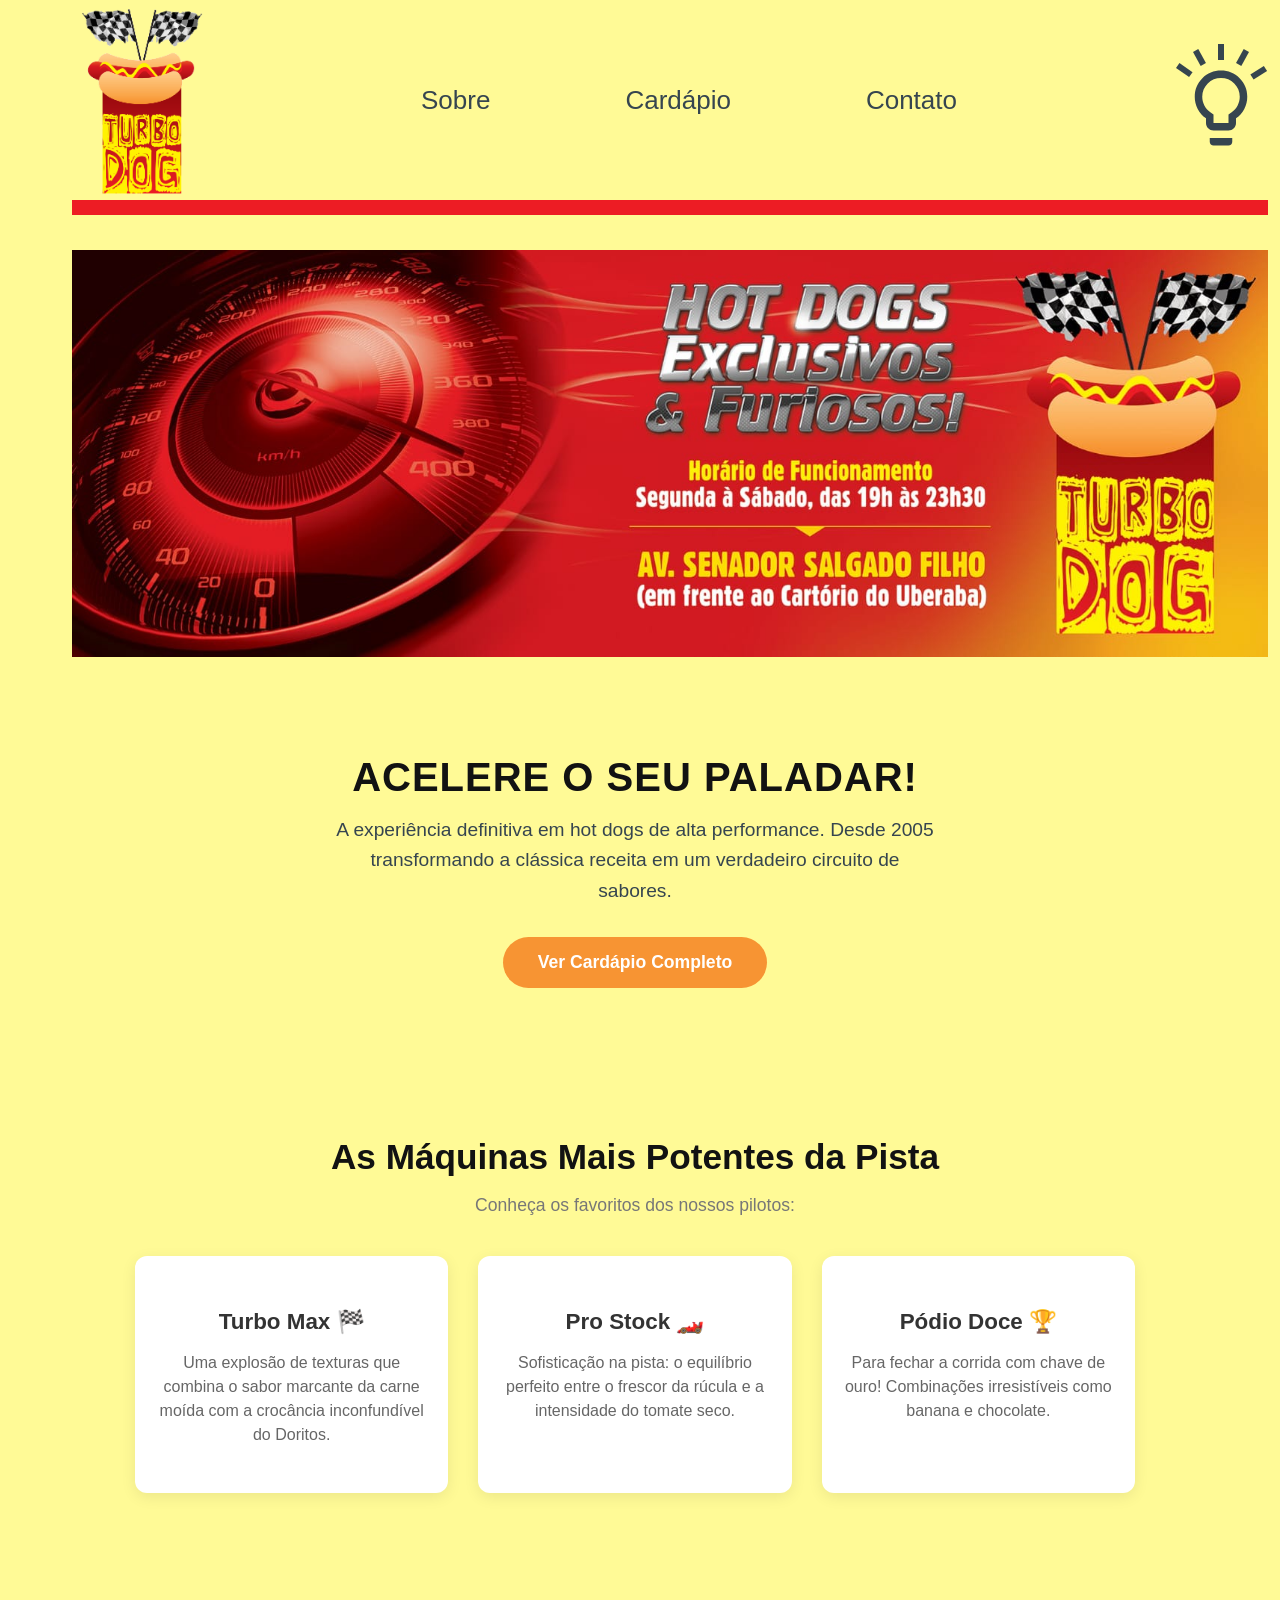
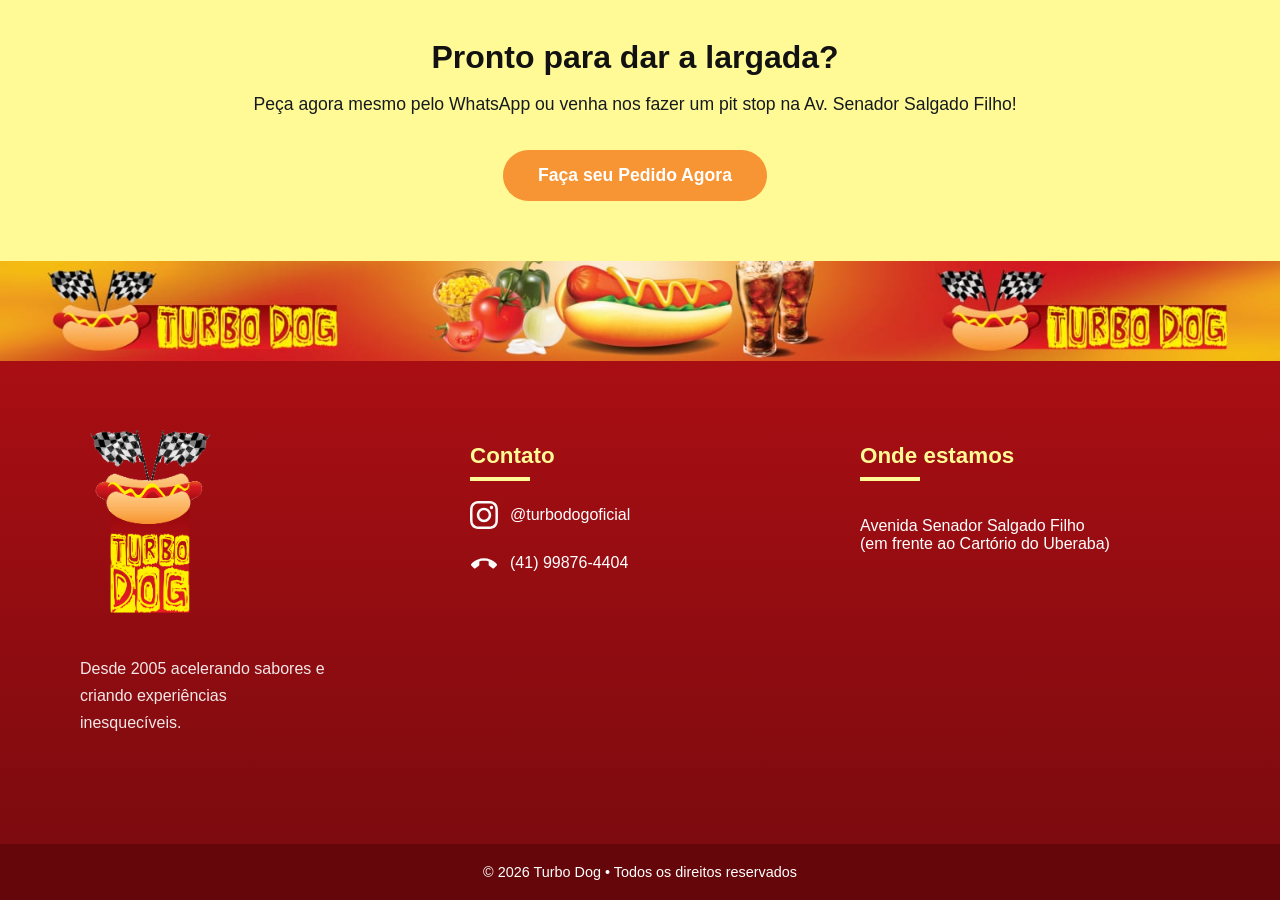
<file: index.html>
<!doctype html>
<html lang="pt-br">
  <head>
    <meta charset="UTF-8" />
    <meta name="viewport" content="width=device-width, initial-scale=1.0" />
    <link rel="shortcut icon" href="./imagens/logo.png" type="image/x-icon" />
    <link rel="stylesheet" href="style.css" />
    <title>Turbo Dog</title>
  </head>
  <body>
    <main>
      <header class="cabecalho">
        <img src="./imagens/logo.png" alt="Logo da Potenze" class="logo" />

        <nav>
          <a href="./paginas/sobre.html">Sobre</a>
          <a href="./paginas/cardapio.html">Cardápio</a>
          <a href="./paginas/contato.html">Contato</a>
        </nav>
        <div class="container-seletor">
          <input type="checkbox" id="seletor-temas" class="seletor-checkbox" />
          <label for="seletor-temas" class="seletor-label">
            <svg
              xmlns="http://www.w3.org/2000/svg"
              width="92"
              height="109"
              viewBox="0 0 92 109"
              fill="none"
              class="seletor-claro"
            >
              <path
                d="M37.5 86.5C35.4375 86.5 33.6719 85.7656 32.2031 84.2969C30.7344 82.8281 30 81.0625 30 79V74.3125C26.4375 71.875 23.6719 68.75 21.7031 64.9375C19.7344 61.125 18.75 57.0625 18.75 52.75C18.75 45.4375 21.2969 39.2344 26.3906 34.1406C31.4844 29.0469 37.6875 26.5 45 26.5C52.3125 26.5 58.5156 29.0469 63.6094 34.1406C68.7031 39.2344 71.25 45.4375 71.25 52.75C71.25 57.0625 70.2656 61.1094 68.2969 64.8906C66.3281 68.6719 63.5625 71.8125 60 74.3125V79C60 81.0625 59.2656 82.8281 57.7969 84.2969C56.3281 85.7656 54.5625 86.5 52.5 86.5H37.5ZM37.5 79H52.5V70.375L55.6875 68.125C58.25 66.375 60.2344 64.1406 61.6406 61.4219C63.0469 58.7031 63.75 55.8125 63.75 52.75C63.75 47.5625 61.9219 43.1406 58.2656 39.4844C54.6094 35.8281 50.1875 34 45 34C39.8125 34 35.3906 35.8281 31.7344 39.4844C28.0781 43.1406 26.25 47.5625 26.25 52.75C26.25 55.8125 26.9531 58.7031 28.3594 61.4219C29.7656 64.1406 31.75 66.375 34.3125 68.125L37.5 70.375V79ZM37.5 101.5C36.4375 101.5 35.5469 101.141 34.8281 100.422C34.1094 99.7031 33.75 98.8125 33.75 97.75V94H56.25V97.75C56.25 98.8125 55.8906 99.7031 55.1719 100.422C54.4531 101.141 53.5625 101.5 52.5 101.5H37.5Z"
                fill="#36454F"
              />
              <rect
                y="23.9117"
                width="6"
                height="16"
                transform="rotate(-54.9472 0 23.9117)"
                fill="#36454F"
              />
              <rect
                x="17"
                y="7.87952"
                width="6"
                height="16"
                transform="rotate(-28.6798 17 7.87952)"
                fill="#36454F"
              />
              <rect x="42" width="6" height="16" fill="#36454F" />
              <rect
                x="67.7144"
                y="5.08502"
                width="6"
                height="16"
                transform="rotate(28.6798 67.7144 5.08502)"
                fill="#36454F"
              />
              <rect
                x="87.8336"
                y="21.8869"
                width="6"
                height="16"
                transform="rotate(57.3595 87.8336 21.8869)"
                fill="#36454F"
              />
            </svg>

            <svg
              xmlns="http://www.w3.org/2000/svg"
              width="90"
              height="90"
              viewBox="0 0 90 90"
              fill="none"
              class="seletor-escuro"
            >
              <path
                d="M37.5 67.5C35.4375 67.5 33.6719 66.7656 32.2031 65.2969C30.7344 63.8281 30 62.0625 30 60V55.3125C26.4375 52.875 23.6719 49.75 21.7031 45.9375C19.7344 42.125 18.75 38.0625 18.75 33.75C18.75 26.4375 21.2969 20.2344 26.3906 15.1406C31.4844 10.0469 37.6875 7.5 45 7.5C52.3125 7.5 58.5156 10.0469 63.6094 15.1406C68.7031 20.2344 71.25 26.4375 71.25 33.75C71.25 38.0625 70.2656 42.1094 68.2969 45.8906C66.3281 49.6719 63.5625 52.8125 60 55.3125V60C60 62.0625 59.2656 63.8281 57.7969 65.2969C56.3281 66.7656 54.5625 67.5 52.5 67.5H37.5ZM37.5 60H52.5V51.375L55.6875 49.125C58.25 47.375 60.2344 45.1406 61.6406 42.4219C63.0469 39.7031 63.75 36.8125 63.75 33.75C63.75 28.5625 61.9219 24.1406 58.2656 20.4844C54.6094 16.8281 50.1875 15 45 15C39.8125 15 35.3906 16.8281 31.7344 20.4844C28.0781 24.1406 26.25 28.5625 26.25 33.75C26.25 36.8125 26.9531 39.7031 28.3594 42.4219C29.7656 45.1406 31.75 47.375 34.3125 49.125L37.5 51.375V60ZM37.5 82.5C36.4375 82.5 35.5469 82.1406 34.8281 81.4219C34.1094 80.7031 33.75 79.8125 33.75 78.75V75H56.25V78.75C56.25 79.8125 55.8906 80.7031 55.1719 81.4219C54.4531 82.1406 53.5625 82.5 52.5 82.5H37.5Z"
                fill="#CCCCCC"
              />
            </svg>
          </label>
        </div>
      </header>
      <!-- O que eu escrevi aqui é só um placeholder pra já ter a estrutura base, se quiser pode mudar a vontade-->

      <img
        src="./imagens/WhatsApp Image 2026-06-11 at 15.43.31.jpeg"
        alt="endereco"
        class="endereco"
      />

      <section class="hero-section">
        <h1>Acelere o seu paladar!</h1>
        <p>
          A experiência definitiva em hot dogs de alta performance. Desde 2005
          transformando a clássica receita em um verdadeiro circuito de sabores.
        </p>
        <a href="./paginas/cardapio.html" class="btn-primario"
          >Ver Cardápio Completo</a
        >
      </section>

      <section class="destaques-section">
        <h2>As Máquinas Mais Potentes da Pista</h2>
        <p class="subtitulo">Conheça os favoritos dos nossos pilotos:</p>

        <div class="cards-grid">
          <article class="card-lanche">
            <h3>Turbo Max 🏁</h3>
            <p>
              Uma explosão de texturas que combina o sabor marcante da carne
              moída com a crocância inconfundível do Doritos.
            </p>
          </article>

          <article class="card-lanche">
            <h3>Pro Stock 🏎️</h3>
            <p>
              Sofisticação na pista: o equilíbrio perfeito entre o frescor da
              rúcula e a intensidade do tomate seco.
            </p>
          </article>

          <article class="card-lanche">
            <h3>Pódio Doce 🏆</h3>
            <p>
              Para fechar a corrida com chave de ouro! Combinações irresistíveis
              como banana e chocolate.
            </p>
          </article>
        </div>
      </section>

      <section class="cta-section">
        <h2>Pronto para dar a largada?</h2>
        <p>
          Peça agora mesmo pelo WhatsApp ou venha nos fazer um pit stop na Av.
          Senador Salgado Filho!
        </p>
        <a href="./paginas/contato.html" class="btn-whatsapp">
          Faça seu Pedido Agora
        </a>
      </section>
    </main>
    <footer>
      <img
        src="./imagens/WhatsApp Image 2026-06-11 at 15.41.53.jpeg"
        alt="Header"
        class="footer-image"
      />

      <div class="rodape">
        <div class="coluna-rodape">
          <img
            src="./imagens/logo.png"
            alt="Logo Turbo Dog"
            class="logo-rodape"
          />

          <p class="slogan">
            Desde 2005 acelerando sabores e criando experiências inesquecíveis.
          </p>
        </div>

        <div class="coluna-rodape">
          <h3>Contato</h3>

          <div class="item-contato">
            <svg
              xmlns="http://www.w3.org/2000/svg"
              width="28"
              height="28"
              viewBox="0 0 38 38"
              fill="none"
            >
              <g clip-path="url(#clip0_21_187)">
                <path
                  d="M19 3.42148C24.0766 3.42148 24.6777 3.44375 26.6742 3.53281C28.5297 3.61445 29.5316 3.92617 30.1996 4.18594C31.0828 4.52734 31.7211 4.94297 32.3816 5.60352C33.0496 6.27148 33.4578 6.90234 33.7992 7.78555C34.059 8.45352 34.3707 9.46289 34.4523 11.3109C34.5414 13.3148 34.5637 13.916 34.5637 18.9852C34.5637 24.0617 34.5414 24.6629 34.4523 26.6594C34.3707 28.5148 34.059 29.5168 33.7992 30.1848C33.4578 31.068 33.0422 31.7063 32.3816 32.3668C31.7137 33.0348 31.0828 33.443 30.1996 33.7844C29.5316 34.0441 28.5223 34.3559 26.6742 34.4375C24.6703 34.5266 24.0691 34.5488 19 34.5488C13.9234 34.5488 13.3223 34.5266 11.3258 34.4375C9.47031 34.3559 8.46836 34.0441 7.80039 33.7844C6.91719 33.443 6.27891 33.0273 5.61836 32.3668C4.95039 31.6988 4.54219 31.068 4.20078 30.1848C3.94102 29.5168 3.6293 28.5074 3.54766 26.6594C3.45859 24.6555 3.43633 24.0543 3.43633 18.9852C3.43633 13.9086 3.45859 13.3074 3.54766 11.3109C3.6293 9.45547 3.94102 8.45352 4.20078 7.78555C4.54219 6.90234 4.95781 6.26406 5.61836 5.60352C6.28633 4.93555 6.91719 4.52734 7.80039 4.18594C8.46836 3.92617 9.47774 3.61445 11.3258 3.53281C13.3223 3.44375 13.9234 3.42148 19 3.42148ZM19 0C13.8418 0 13.1961 0.0222656 11.1699 0.111328C9.15117 0.200391 7.76328 0.526953 6.56094 0.994531C5.30664 1.48437 4.24531 2.13008 3.19141 3.19141C2.13008 4.24531 1.48438 5.30664 0.994531 6.55352C0.526953 7.76328 0.200391 9.14375 0.111328 11.1625C0.0222656 13.1961 0 13.8418 0 19C0 24.1582 0.0222656 24.8039 0.111328 26.8301C0.200391 28.8488 0.526953 30.2367 0.994531 31.4391C1.48438 32.6934 2.13008 33.7547 3.19141 34.8086C4.24531 35.8625 5.30664 36.5156 6.55352 36.998C7.76328 37.4656 9.14375 37.7922 11.1625 37.8812C13.1887 37.9703 13.8344 37.9926 18.9926 37.9926C24.1508 37.9926 24.7965 37.9703 26.8227 37.8812C28.8414 37.7922 30.2293 37.4656 31.4316 36.998C32.6785 36.5156 33.7398 35.8625 34.7938 34.8086C35.8477 33.7547 36.5008 32.6934 36.9832 31.4465C37.4508 30.2367 37.7773 28.8563 37.8664 26.8375C37.9555 24.8113 37.9777 24.1656 37.9777 19.0074C37.9777 13.8492 37.9555 13.2035 37.8664 11.1773C37.7773 9.15859 37.4508 7.7707 36.9832 6.56836C36.5156 5.30664 35.8699 4.24531 34.8086 3.19141C33.7547 2.1375 32.6934 1.48438 31.4465 1.00195C30.2367 0.534375 28.8563 0.207813 26.8375 0.11875C24.8039 0.0222656 24.1582 0 19 0Z"
                  fill="#FAFAFA"
                />
                <path
                  d="M19 9.24023C13.6117 9.24023 9.24023 13.6117 9.24023 19C9.24023 24.3883 13.6117 28.7598 19 28.7598C24.3883 28.7598 28.7598 24.3883 28.7598 19C28.7598 13.6117 24.3883 9.24023 19 9.24023ZM19 25.3309C15.5043 25.3309 12.6691 22.4957 12.6691 19C12.6691 15.5043 15.5043 12.6691 19 12.6691C22.4957 12.6691 25.3309 15.5043 25.3309 19C25.3309 22.4957 22.4957 25.3309 19 25.3309Z"
                  fill="#FAFAFA"
                />
                <path
                  d="M31.4242 8.8542C31.4242 10.1159 30.4 11.1327 29.1457 11.1327C27.884 11.1327 26.8672 10.1085 26.8672 8.8542C26.8672 7.59248 27.8914 6.57568 29.1457 6.57568C30.4 6.57568 31.4242 7.5999 31.4242 8.8542Z"
                  fill="#FAFAFA"
                />
              </g>
              <defs>
                <clipPath id="clip0_21_187">
                  <rect width="38" height="38" fill="white" />
                </clipPath>
              </defs>
            </svg>
            <span>@turbodogoficial</span>
          </div>

          <div class="item-contato">
            <svg
              xmlns="http://www.w3.org/2000/svg"
              width="28"
              height="28"
              viewBox="0 0 38 38"
              fill="none"
            >
              <path
                d="M18.9999 12.6667C22.1138 12.6667 25.1815 13.2934 28.2031 14.5469C31.2246 15.8004 33.9097 17.6806 36.2583 20.1875C36.5749 20.5042 36.7333 20.8736 36.7333 21.2959C36.7333 21.7181 36.5749 22.0875 36.2583 22.4042L32.6166 25.9667C32.3263 26.257 31.9899 26.4153 31.6072 26.4417C31.2246 26.4681 30.8749 26.3625 30.5583 26.125L25.9666 22.6417C25.7555 22.4834 25.5972 22.2986 25.4916 22.0875C25.386 21.8764 25.3333 21.6389 25.3333 21.375V16.8625C24.3305 16.5459 23.3013 16.2952 22.2458 16.1104C21.1902 15.9257 20.1083 15.8334 18.9999 15.8334C17.8916 15.8334 16.8097 15.9257 15.7541 16.1104C14.6985 16.2952 13.6694 16.5459 12.6666 16.8625V21.375C12.6666 21.6389 12.6138 21.8764 12.5083 22.0875C12.4027 22.2986 12.2444 22.4834 12.0333 22.6417L7.4416 26.125C7.12494 26.3625 6.77528 26.4681 6.39264 26.4417C6.01 26.4153 5.67355 26.257 5.38327 25.9667L1.7416 22.4042C1.42493 22.0875 1.2666 21.7181 1.2666 21.2959C1.2666 20.8736 1.42493 20.5042 1.7416 20.1875C4.06382 17.6806 6.7423 15.8004 9.77702 14.5469C12.8117 13.2934 15.886 12.6667 18.9999 12.6667Z"
                fill="#FAFAFA"
              />
            </svg>
            <span>(41) 99876-4404</span>
          </div>
        </div>

        <div class="coluna-rodape">
          <h3>Onde estamos</h3>

          <p>
            Avenida Senador Salgado Filho<br />
            (em frente ao Cartório do Uberaba)
          </p>

          <iframe
            src="https://www.google.com/maps/embed?pb=!1m18!1m12!1m3!1d3602.040078853271!2d-49.24242182534129!3d-25.470337134487583!2m3!1f0!2f0!3f0!3m2!1i1024!2i768!4f13.1!3m3!1m2!1s0x94dce52895fc8d9d%3A0xf7759b3c3d9a0bd4!2sCartorio%20Distrital%20do%20Uberaba!5e0!3m2!1spt-PT!2sbr!4v1781911277066!5m2!1spt-PT!2sbr"
            width="284"
            height="200"
            style="border: 0"
            allowfullscreen=""
            loading="lazy"
            referrerpolicy="no-referrer-when-downgrade"
          ></iframe>
        </div>
      </div>

      <div class="copyright">
        © 2026 Turbo Dog • Todos os direitos reservados
      </div>
    </footer>
  </body>
</html>
</file>
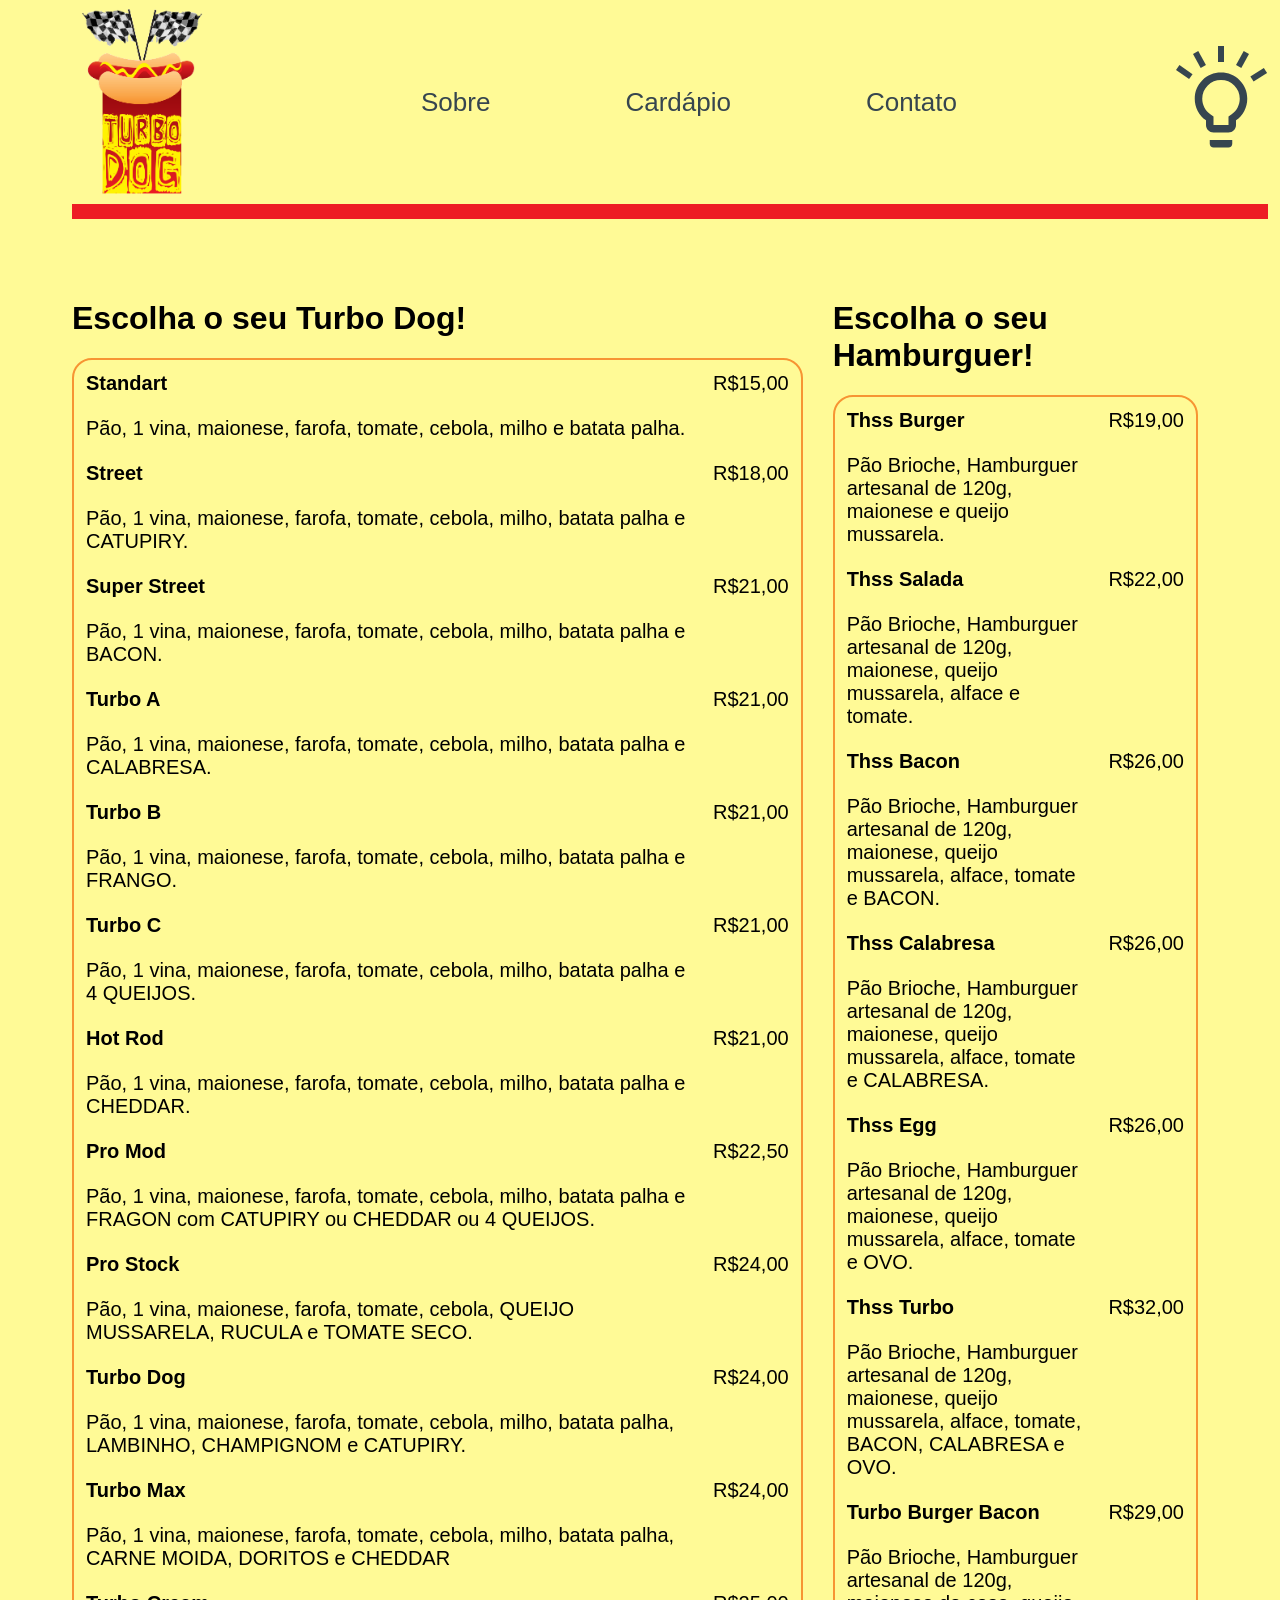
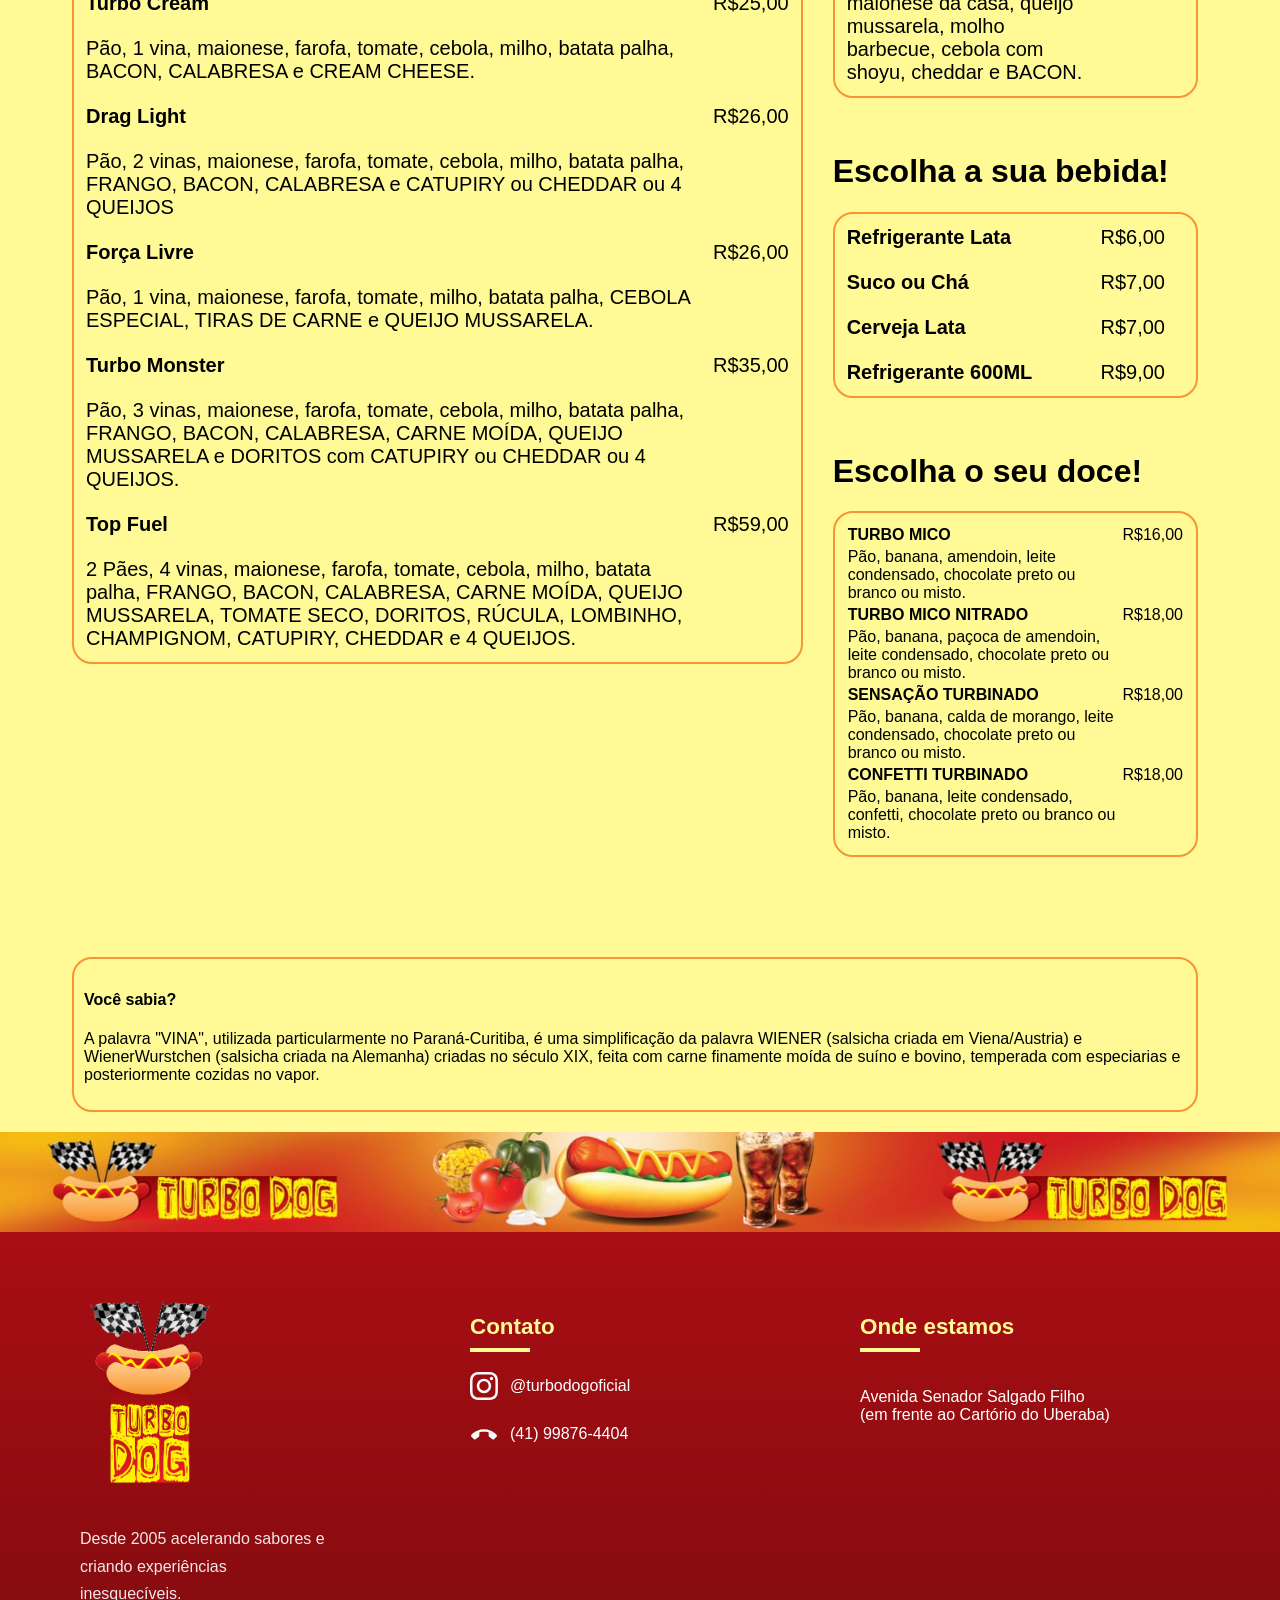
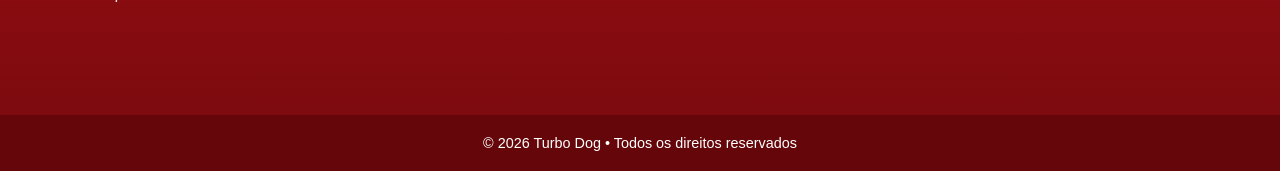
<file: paginas/cardapio.html>
<!doctype html>
<html lang="pt-br">
  <head>
    <meta charset="UTF-8" />
    <meta name="viewport" content="width=device-width, initial-scale=1.0" />
    <link rel="shortcut icon" href="../imagens/logo.png" type="image/x-icon" />
    <link rel="stylesheet" href="../estilizacao/cardapio.css" />
    <title>Turbo Dog - Cardapio</title>
  </head>
  <body>
    <!-- Grid de colunas para deixar o conteúdo alinhado e ajudar com responsividade -->
    <div class="container">
      <div class="coluna"></div>
      <div class="coluna"></div>
      <div class="coluna"></div>
      <div class="coluna"></div>
      <div class="coluna"></div>
      <div class="coluna"></div>
      <div class="coluna"></div>
      <div class="coluna"></div>
      <div class="coluna"></div>
      <div class="coluna"></div>
      <div class="coluna"></div>
      <div class="coluna"></div>
    </div>
    <!--Fim do Grid -->

    <main>
      <!-- Base para o cardápio (tente seguir o mesmo estilo da imagem só que com os preços) -->

      <header class="cabecalho">
        <a href="../index.html">
          <img src="../imagens/logo.png" alt="Logo da Potenze" class="logo" />
        </a>

        <nav>
          <a href="sobre.html">Sobre</a>
          <a href="cardapio.html">Cardápio</a>
          <a href="contato.html">Contato</a>
        </nav>
        <div class="container-seletor">
          <input type="checkbox" id="seletor-temas" class="seletor-checkbox" />
          <label for="seletor-temas" class="seletor-label">
            <svg
              xmlns="http://www.w3.org/2000/svg"
              width="92"
              height="109"
              viewBox="0 0 92 109"
              fill="none"
              class="seletor-claro"
            >
              <path
                d="M37.5 86.5C35.4375 86.5 33.6719 85.7656 32.2031 84.2969C30.7344 82.8281 30 81.0625 30 79V74.3125C26.4375 71.875 23.6719 68.75 21.7031 64.9375C19.7344 61.125 18.75 57.0625 18.75 52.75C18.75 45.4375 21.2969 39.2344 26.3906 34.1406C31.4844 29.0469 37.6875 26.5 45 26.5C52.3125 26.5 58.5156 29.0469 63.6094 34.1406C68.7031 39.2344 71.25 45.4375 71.25 52.75C71.25 57.0625 70.2656 61.1094 68.2969 64.8906C66.3281 68.6719 63.5625 71.8125 60 74.3125V79C60 81.0625 59.2656 82.8281 57.7969 84.2969C56.3281 85.7656 54.5625 86.5 52.5 86.5H37.5ZM37.5 79H52.5V70.375L55.6875 68.125C58.25 66.375 60.2344 64.1406 61.6406 61.4219C63.0469 58.7031 63.75 55.8125 63.75 52.75C63.75 47.5625 61.9219 43.1406 58.2656 39.4844C54.6094 35.8281 50.1875 34 45 34C39.8125 34 35.3906 35.8281 31.7344 39.4844C28.0781 43.1406 26.25 47.5625 26.25 52.75C26.25 55.8125 26.9531 58.7031 28.3594 61.4219C29.7656 64.1406 31.75 66.375 34.3125 68.125L37.5 70.375V79ZM37.5 101.5C36.4375 101.5 35.5469 101.141 34.8281 100.422C34.1094 99.7031 33.75 98.8125 33.75 97.75V94H56.25V97.75C56.25 98.8125 55.8906 99.7031 55.1719 100.422C54.4531 101.141 53.5625 101.5 52.5 101.5H37.5Z"
                fill="#36454F"
              />
              <rect
                y="23.9117"
                width="6"
                height="16"
                transform="rotate(-54.9472 0 23.9117)"
                fill="#36454F"
              />
              <rect
                x="17"
                y="7.87952"
                width="6"
                height="16"
                transform="rotate(-28.6798 17 7.87952)"
                fill="#36454F"
              />
              <rect x="42" width="6" height="16" fill="#36454F" />
              <rect
                x="67.7144"
                y="5.08502"
                width="6"
                height="16"
                transform="rotate(28.6798 67.7144 5.08502)"
                fill="#36454F"
              />
              <rect
                x="87.8336"
                y="21.8869"
                width="6"
                height="16"
                transform="rotate(57.3595 87.8336 21.8869)"
                fill="#36454F"
              />
            </svg>

            <svg
              xmlns="http://www.w3.org/2000/svg"
              width="90"
              height="90"
              viewBox="0 0 90 90"
              fill="none"
              class="seletor-escuro"
            >
              <path
                d="M37.5 67.5C35.4375 67.5 33.6719 66.7656 32.2031 65.2969C30.7344 63.8281 30 62.0625 30 60V55.3125C26.4375 52.875 23.6719 49.75 21.7031 45.9375C19.7344 42.125 18.75 38.0625 18.75 33.75C18.75 26.4375 21.2969 20.2344 26.3906 15.1406C31.4844 10.0469 37.6875 7.5 45 7.5C52.3125 7.5 58.5156 10.0469 63.6094 15.1406C68.7031 20.2344 71.25 26.4375 71.25 33.75C71.25 38.0625 70.2656 42.1094 68.2969 45.8906C66.3281 49.6719 63.5625 52.8125 60 55.3125V60C60 62.0625 59.2656 63.8281 57.7969 65.2969C56.3281 66.7656 54.5625 67.5 52.5 67.5H37.5ZM37.5 60H52.5V51.375L55.6875 49.125C58.25 47.375 60.2344 45.1406 61.6406 42.4219C63.0469 39.7031 63.75 36.8125 63.75 33.75C63.75 28.5625 61.9219 24.1406 58.2656 20.4844C54.6094 16.8281 50.1875 15 45 15C39.8125 15 35.3906 16.8281 31.7344 20.4844C28.0781 24.1406 26.25 28.5625 26.25 33.75C26.25 36.8125 26.9531 39.7031 28.3594 42.4219C29.7656 45.1406 31.75 47.375 34.3125 49.125L37.5 51.375V60ZM37.5 82.5C36.4375 82.5 35.5469 82.1406 34.8281 81.4219C34.1094 80.7031 33.75 79.8125 33.75 78.75V75H56.25V78.75C56.25 79.8125 55.8906 80.7031 55.1719 81.4219C54.4531 82.1406 53.5625 82.5 52.5 82.5H37.5Z"
                fill="#CCCCCC"
              />
            </svg>
          </label>
        </div>
      </header>

      <div class="grid-display">
        <div class="tabela-1">
          <h1 id="titulo-1">Escolha o seu Turbo Dog!</h1>
          <table id="hot-dog">
            <tr>
              <td class="nome">Standart</td>
              <td>R$15,00</td>
            </tr>
            <tr>
              <td>
                Pão, 1 vina, maionese, farofa, tomate, cebola, milho e batata
                palha.
              </td>
            </tr>
            <tr>
              <td class="nome">Street</td>
              <td>R$18,00</td>
            </tr>
            <tr>
              <td>
                Pão, 1 vina, maionese, farofa, tomate, cebola, milho, batata
                palha e CATUPIRY.
              </td>
            </tr>
            <tr>
              <td class="nome">Super Street</td>
              <td>R$21,00</td>
            </tr>
            <tr>
              <td>
                Pão, 1 vina, maionese, farofa, tomate, cebola, milho, batata
                palha e BACON.
              </td>
            </tr>
            <tr>
              <td class="nome">Turbo A</td>
              <td>R$21,00</td>
            </tr>
            <tr>
              <td>
                Pão, 1 vina, maionese, farofa, tomate, cebola, milho, batata
                palha e CALABRESA.
              </td>
            </tr>
            <tr>
              <td class="nome">Turbo B</td>
              <td>R$21,00</td>
            </tr>
            <tr>
              <td>
                Pão, 1 vina, maionese, farofa, tomate, cebola, milho, batata
                palha e FRANGO.
              </td>
            </tr>
            <tr>
              <td class="nome">Turbo C</td>
              <td>R$21,00</td>
            </tr>
            <tr>
              <td>
                Pão, 1 vina, maionese, farofa, tomate, cebola, milho, batata
                palha e 4 QUEIJOS.
              </td>
            </tr>
            <tr>
              <td class="nome">Hot Rod</td>
              <td>R$21,00</td>
            </tr>
            <tr>
              <td>
                Pão, 1 vina, maionese, farofa, tomate, cebola, milho, batata
                palha e CHEDDAR.
              </td>
            </tr>
            <tr>
              <td class="nome">Pro Mod</td>
              <td>R$22,50</td>
            </tr>
            <tr>
              <td>
                Pão, 1 vina, maionese, farofa, tomate, cebola, milho, batata
                palha e FRAGON com CATUPIRY ou CHEDDAR ou 4 QUEIJOS.
              </td>
            </tr>
            <tr>
              <td class="nome">Pro Stock</td>
              <td>R$24,00</td>
            </tr>
            <tr>
              <td>
                Pão, 1 vina, maionese, farofa, tomate, cebola, QUEIJO MUSSARELA,
                RUCULA e TOMATE SECO.
              </td>
            </tr>
            <tr>
              <td class="nome">Turbo Dog</td>
              <td>R$24,00</td>
            </tr>
            <tr>
              <td>
                Pão, 1 vina, maionese, farofa, tomate, cebola, milho, batata
                palha, LAMBINHO, CHAMPIGNOM e CATUPIRY.
              </td>
            </tr>
            <tr>
              <td class="nome">Turbo Max</td>
              <td>R$24,00</td>
            </tr>
            <tr>
              <td>
                Pão, 1 vina, maionese, farofa, tomate, cebola, milho, batata
                palha, CARNE MOIDA, DORITOS e CHEDDAR
              </td>
            </tr>
            <tr>
              <td class="nome">Turbo Cream</td>
              <td>R$25,00</td>
            </tr>
            <tr>
              <td>
                Pão, 1 vina, maionese, farofa, tomate, cebola, milho, batata
                palha, BACON, CALABRESA e CREAM CHEESE.
              </td>
            </tr>
            <tr>
              <td class="nome">Drag Light</td>
              <td>R$26,00</td>
            </tr>
            <tr>
              <td>
                Pão, 2 vinas, maionese, farofa, tomate, cebola, milho, batata
                palha, FRANGO, BACON, CALABRESA e CATUPIRY ou CHEDDAR ou 4
                QUEIJOS
              </td>
            </tr>
            <tr>
              <td class="nome">Força Livre</td>
              <td>R$26,00</td>
            </tr>
            <tr>
              <td>
                Pão, 1 vina, maionese, farofa, tomate, milho, batata palha,
                CEBOLA ESPECIAL, TIRAS DE CARNE e QUEIJO MUSSARELA.
              </td>
            </tr>
            <tr>
              <td class="nome">Turbo Monster</td>
              <td>R$35,00</td>
            </tr>
            <tr>
              <td>
                Pão, 3 vinas, maionese, farofa, tomate, cebola, milho, batata
                palha, FRANGO, BACON, CALABRESA, CARNE MOÍDA, QUEIJO MUSSARELA e
                DORITOS com CATUPIRY ou CHEDDAR ou 4 QUEIJOS.
              </td>
            </tr>
            <tr>
              <td class="nome">Top Fuel</td>
              <td>R$59,00</td>
            </tr>
            <tr>
              <td>
                2 Pães, 4 vinas, maionese, farofa, tomate, cebola, milho, batata
                palha, FRANGO, BACON, CALABRESA, CARNE MOÍDA, QUEIJO MUSSARELA,
                TOMATE SECO, DORITOS, RÚCULA, LOMBINHO, CHAMPIGNOM, CATUPIRY,
                CHEDDAR e 4 QUEIJOS.
              </td>
            </tr>
          </table>
        </div>
        
        <div class="coluna-direita">
          <div class="tabela-2">
            <h1 id="titulo-2">Escolha o seu Hamburguer!</h1>
            <table id="hamburger">
              <tr>
                <td class="nome">Thss Burger</td>
                <td>R$19,00</td>
              </tr>
              <tr>
                <td>
                  Pão Brioche, Hamburguer artesanal de 120g, maionese e queijo
                  mussarela.
                </td>
              </tr>
              <tr>
                <td class="nome">Thss Salada</td>
                <td>R$22,00</td>
              </tr>
              <tr>
                <td>
                  Pão Brioche, Hamburguer artesanal de 120g, maionese, queijo
                  mussarela, alface e tomate.
                </td>
              </tr>
              <tr>
                <td class="nome">Thss Bacon</td>
                <td>R$26,00</td>
              </tr>
              <tr>
                <td>
                  Pão Brioche, Hamburguer artesanal de 120g, maionese, queijo
                  mussarela, alface, tomate e BACON.
                </td>
              </tr>
              <tr>
                <td class="nome">Thss Calabresa</td>
                <td>R$26,00</td>
              </tr>
              <tr>
                <td>
                  Pão Brioche, Hamburguer artesanal de 120g, maionese, queijo
                  mussarela, alface, tomate e CALABRESA.
                </td>
              </tr>
              <tr>
                <td class="nome">Thss Egg</td>
                <td>R$26,00</td>
              </tr>
              <tr>
                <td>
                  Pão Brioche, Hamburguer artesanal de 120g, maionese, queijo
                  mussarela, alface, tomate e OVO.
                </td>
              </tr>
              <tr>
                <td class="nome">Thss Turbo</td>
                <td>R$32,00</td>
              </tr>
              <tr>
                <td>
                  Pão Brioche, Hamburguer artesanal de 120g, maionese, queijo
                  mussarela, alface, tomate, BACON, CALABRESA e OVO.
                </td>
              </tr>
              <tr>
                <td class="nome">Turbo Burger Bacon</td>
                <td>R$29,00</td>
              </tr>
              <tr>
                <td>
                  Pão Brioche, Hamburguer artesanal de 120g, maionese da casa,
                  queijo mussarela, molho barbecue, cebola com shoyu, cheddar e
                  BACON.
                </td>
              </tr>
            </table>
          </div>
          <div class="tabela-3">
            <h1 id="titulo-3">Escolha a sua bebida!</h1>
            <table id="bebida">
              <tr>
                <td class="nome">Refrigerante Lata</td>
                <td>R$6,00</td>
              </tr>
              <tr>
                <td class="nome">Suco ou Chá</td>
                <td>R$7,00</td>
              </tr>
              <tr>
                <td class="nome">Cerveja Lata</td>
                <td>R$7,00</td>
              </tr>
              <tr>
                <td class="nome">Refrigerante 600ML</td>
                <td>R$9,00</td>
              </tr>
            </table>
          </div>
          <div class="tabela-4">
            <h1 id="titulo-4">Escolha o seu doce!</h1>
            <table id="doces">
              <tr>
                <td class="nome">TURBO MICO</td>
                <td>R$16,00</td>
              </tr>
              <tr>
                <td>
                  Pão, banana, amendoin, leite condensado, chocolate preto ou
                  branco ou misto.
                </td>
              </tr>
              <tr>
                <td class="nome">TURBO MICO NITRADO</td>
                <td>R$18,00</td>
              </tr>
              <tr>
                <td>
                  Pão, banana, paçoca de amendoin, leite condensado, chocolate
                  preto ou branco ou misto.
                </td>
              </tr>
              <tr>
                <td class="nome">SENSAÇÃO TURBINADO</td>
                <td>R$18,00</td>
              </tr>
              <tr>
                <td>
                  Pão, banana, calda de morango, leite condensado, chocolate
                  preto ou branco ou misto.
                </td>
              </tr>
              <tr>
                <td class="nome">CONFETTI TURBINADO</td>
                <td>R$18,00</td>
              </tr>
              <tr>
                <td>
                  Pão, banana, leite condensado, confetti, chocolate preto ou
                  branco ou misto.
                </td>
              </tr>
            </table>
          </div>
        </div>
      </div>
      <div class="origem-vina">
        <h4>Você sabia?</h4>
            <p>
              A palavra "VINA", utilizada particularmente no Paraná-Curitiba, é
              uma simplificação da palavra WIENER (salsicha criada em
              Viena/Austria) e WienerWurstchen (salsicha criada na Alemanha)
              criadas no século XIX, feita com carne finamente moída de suíno e
              bovino, temperada com especiarias e posteriormente cozidas no
              vapor.
            </p>
          </div>
    </main>

    <footer>
      <img
        src="../imagens/WhatsApp Image 2026-06-11 at 15.41.53.jpeg"
        alt="Header"
        class="footer-image"
      />

      <div class="rodape">
        <div class="coluna-rodape">
          <img
            src="../imagens/logo.png"
            alt="Logo Turbo Dog"
            class="logo-rodape"
          />

          <p class="slogan">
            Desde 2005 acelerando sabores e criando experiências inesquecíveis.
          </p>
        </div>

        <div class="coluna-rodape">
          <h3>Contato</h3>

          <div class="item-contato">
            <svg
              xmlns="http://www.w3.org/2000/svg"
              width="28"
              height="28"
              viewBox="0 0 38 38"
              fill="none"
            >
              <g clip-path="url(#clip0_21_187)">
                <path
                  d="M19 3.42148C24.0766 3.42148 24.6777 3.44375 26.6742 3.53281C28.5297 3.61445 29.5316 3.92617 30.1996 4.18594C31.0828 4.52734 31.7211 4.94297 32.3816 5.60352C33.0496 6.27148 33.4578 6.90234 33.7992 7.78555C34.059 8.45352 34.3707 9.46289 34.4523 11.3109C34.5414 13.3148 34.5637 13.916 34.5637 18.9852C34.5637 24.0617 34.5414 24.6629 34.4523 26.6594C34.3707 28.5148 34.059 29.5168 33.7992 30.1848C33.4578 31.068 33.0422 31.7063 32.3816 32.3668C31.7137 33.0348 31.0828 33.443 30.1996 33.7844C29.5316 34.0441 28.5223 34.3559 26.6742 34.4375C24.6703 34.5266 24.0691 34.5488 19 34.5488C13.9234 34.5488 13.3223 34.5266 11.3258 34.4375C9.47031 34.3559 8.46836 34.0441 7.80039 33.7844C6.91719 33.443 6.27891 33.0273 5.61836 32.3668C4.95039 31.6988 4.54219 31.068 4.20078 30.1848C3.94102 29.5168 3.6293 28.5074 3.54766 26.6594C3.45859 24.6555 3.43633 24.0543 3.43633 18.9852C3.43633 13.9086 3.45859 13.3074 3.54766 11.3109C3.6293 9.45547 3.94102 8.45352 4.20078 7.78555C4.54219 6.90234 4.95781 6.26406 5.61836 5.60352C6.28633 4.93555 6.91719 4.52734 7.80039 4.18594C8.46836 3.92617 9.47774 3.61445 11.3258 3.53281C13.3223 3.44375 13.9234 3.42148 19 3.42148ZM19 0C13.8418 0 13.1961 0.0222656 11.1699 0.111328C9.15117 0.200391 7.76328 0.526953 6.56094 0.994531C5.30664 1.48437 4.24531 2.13008 3.19141 3.19141C2.13008 4.24531 1.48438 5.30664 0.994531 6.55352C0.526953 7.76328 0.200391 9.14375 0.111328 11.1625C0.0222656 13.1961 0 13.8418 0 19C0 24.1582 0.0222656 24.8039 0.111328 26.8301C0.200391 28.8488 0.526953 30.2367 0.994531 31.4391C1.48438 32.6934 2.13008 33.7547 3.19141 34.8086C4.24531 35.8625 5.30664 36.5156 6.55352 36.998C7.76328 37.4656 9.14375 37.7922 11.1625 37.8812C13.1887 37.9703 13.8344 37.9926 18.9926 37.9926C24.1508 37.9926 24.7965 37.9703 26.8227 37.8812C28.8414 37.7922 30.2293 37.4656 31.4316 36.998C32.6785 36.5156 33.7398 35.8625 34.7938 34.8086C35.8477 33.7547 36.5008 32.6934 36.9832 31.4465C37.4508 30.2367 37.7773 28.8563 37.8664 26.8375C37.9555 24.8113 37.9777 24.1656 37.9777 19.0074C37.9777 13.8492 37.9555 13.2035 37.8664 11.1773C37.7773 9.15859 37.4508 7.7707 36.9832 6.56836C36.5156 5.30664 35.8699 4.24531 34.8086 3.19141C33.7547 2.1375 32.6934 1.48438 31.4465 1.00195C30.2367 0.534375 28.8563 0.207813 26.8375 0.11875C24.8039 0.0222656 24.1582 0 19 0Z"
                  fill="#FAFAFA"
                />
                <path
                  d="M19 9.24023C13.6117 9.24023 9.24023 13.6117 9.24023 19C9.24023 24.3883 13.6117 28.7598 19 28.7598C24.3883 28.7598 28.7598 24.3883 28.7598 19C28.7598 13.6117 24.3883 9.24023 19 9.24023ZM19 25.3309C15.5043 25.3309 12.6691 22.4957 12.6691 19C12.6691 15.5043 15.5043 12.6691 19 12.6691C22.4957 12.6691 25.3309 15.5043 25.3309 19C25.3309 22.4957 22.4957 25.3309 19 25.3309Z"
                  fill="#FAFAFA"
                />
                <path
                  d="M31.4242 8.8542C31.4242 10.1159 30.4 11.1327 29.1457 11.1327C27.884 11.1327 26.8672 10.1085 26.8672 8.8542C26.8672 7.59248 27.8914 6.57568 29.1457 6.57568C30.4 6.57568 31.4242 7.5999 31.4242 8.8542Z"
                  fill="#FAFAFA"
                />
              </g>
              <defs>
                <clipPath id="clip0_21_187">
                  <rect width="38" height="38" fill="white" />
                </clipPath>
              </defs>
            </svg>
            <span>@turbodogoficial</span>
          </div>

          <div class="item-contato">
            <svg
              xmlns="http://www.w3.org/2000/svg"
              width="28"
              height="28"
              viewBox="0 0 38 38"
              fill="none"
            >
              <path
                d="M18.9999 12.6667C22.1138 12.6667 25.1815 13.2934 28.2031 14.5469C31.2246 15.8004 33.9097 17.6806 36.2583 20.1875C36.5749 20.5042 36.7333 20.8736 36.7333 21.2959C36.7333 21.7181 36.5749 22.0875 36.2583 22.4042L32.6166 25.9667C32.3263 26.257 31.9899 26.4153 31.6072 26.4417C31.2246 26.4681 30.8749 26.3625 30.5583 26.125L25.9666 22.6417C25.7555 22.4834 25.5972 22.2986 25.4916 22.0875C25.386 21.8764 25.3333 21.6389 25.3333 21.375V16.8625C24.3305 16.5459 23.3013 16.2952 22.2458 16.1104C21.1902 15.9257 20.1083 15.8334 18.9999 15.8334C17.8916 15.8334 16.8097 15.9257 15.7541 16.1104C14.6985 16.2952 13.6694 16.5459 12.6666 16.8625V21.375C12.6666 21.6389 12.6138 21.8764 12.5083 22.0875C12.4027 22.2986 12.2444 22.4834 12.0333 22.6417L7.4416 26.125C7.12494 26.3625 6.77528 26.4681 6.39264 26.4417C6.01 26.4153 5.67355 26.257 5.38327 25.9667L1.7416 22.4042C1.42493 22.0875 1.2666 21.7181 1.2666 21.2959C1.2666 20.8736 1.42493 20.5042 1.7416 20.1875C4.06382 17.6806 6.7423 15.8004 9.77702 14.5469C12.8117 13.2934 15.886 12.6667 18.9999 12.6667Z"
                fill="#FAFAFA"
              />
            </svg>
            <span>(41) 99876-4404</span>
          </div>
        </div>

        <div class="coluna-rodape">
          <h3>Onde estamos</h3>

          <p>
            Avenida Senador Salgado Filho<br />
            (em frente ao Cartório do Uberaba)
          </p>

          <iframe
            src="https://www.google.com/maps/embed?pb=!1m18!1m12!1m3!1d3602.040078853271!2d-49.24242182534129!3d-25.470337134487583!2m3!1f0!2f0!3f0!3m2!1i1024!2i768!4f13.1!3m3!1m2!1s0x94dce52895fc8d9d%3A0xf7759b3c3d9a0bd4!2sCartorio%20Distrital%20do%20Uberaba!5e0!3m2!1spt-PT!2sbr!4v1781911277066!5m2!1spt-PT!2sbr"
            width="284"
            height="200"
            style="border: 0"
            allowfullscreen=""
            loading="lazy"
            referrerpolicy="no-referrer-when-downgrade"
          ></iframe>
        </div>
      </div>

      <div class="copyright">
        © 2026 Turbo Dog • Todos os direitos reservados
      </div>
    </footer>
  </body>
</html>
</file>
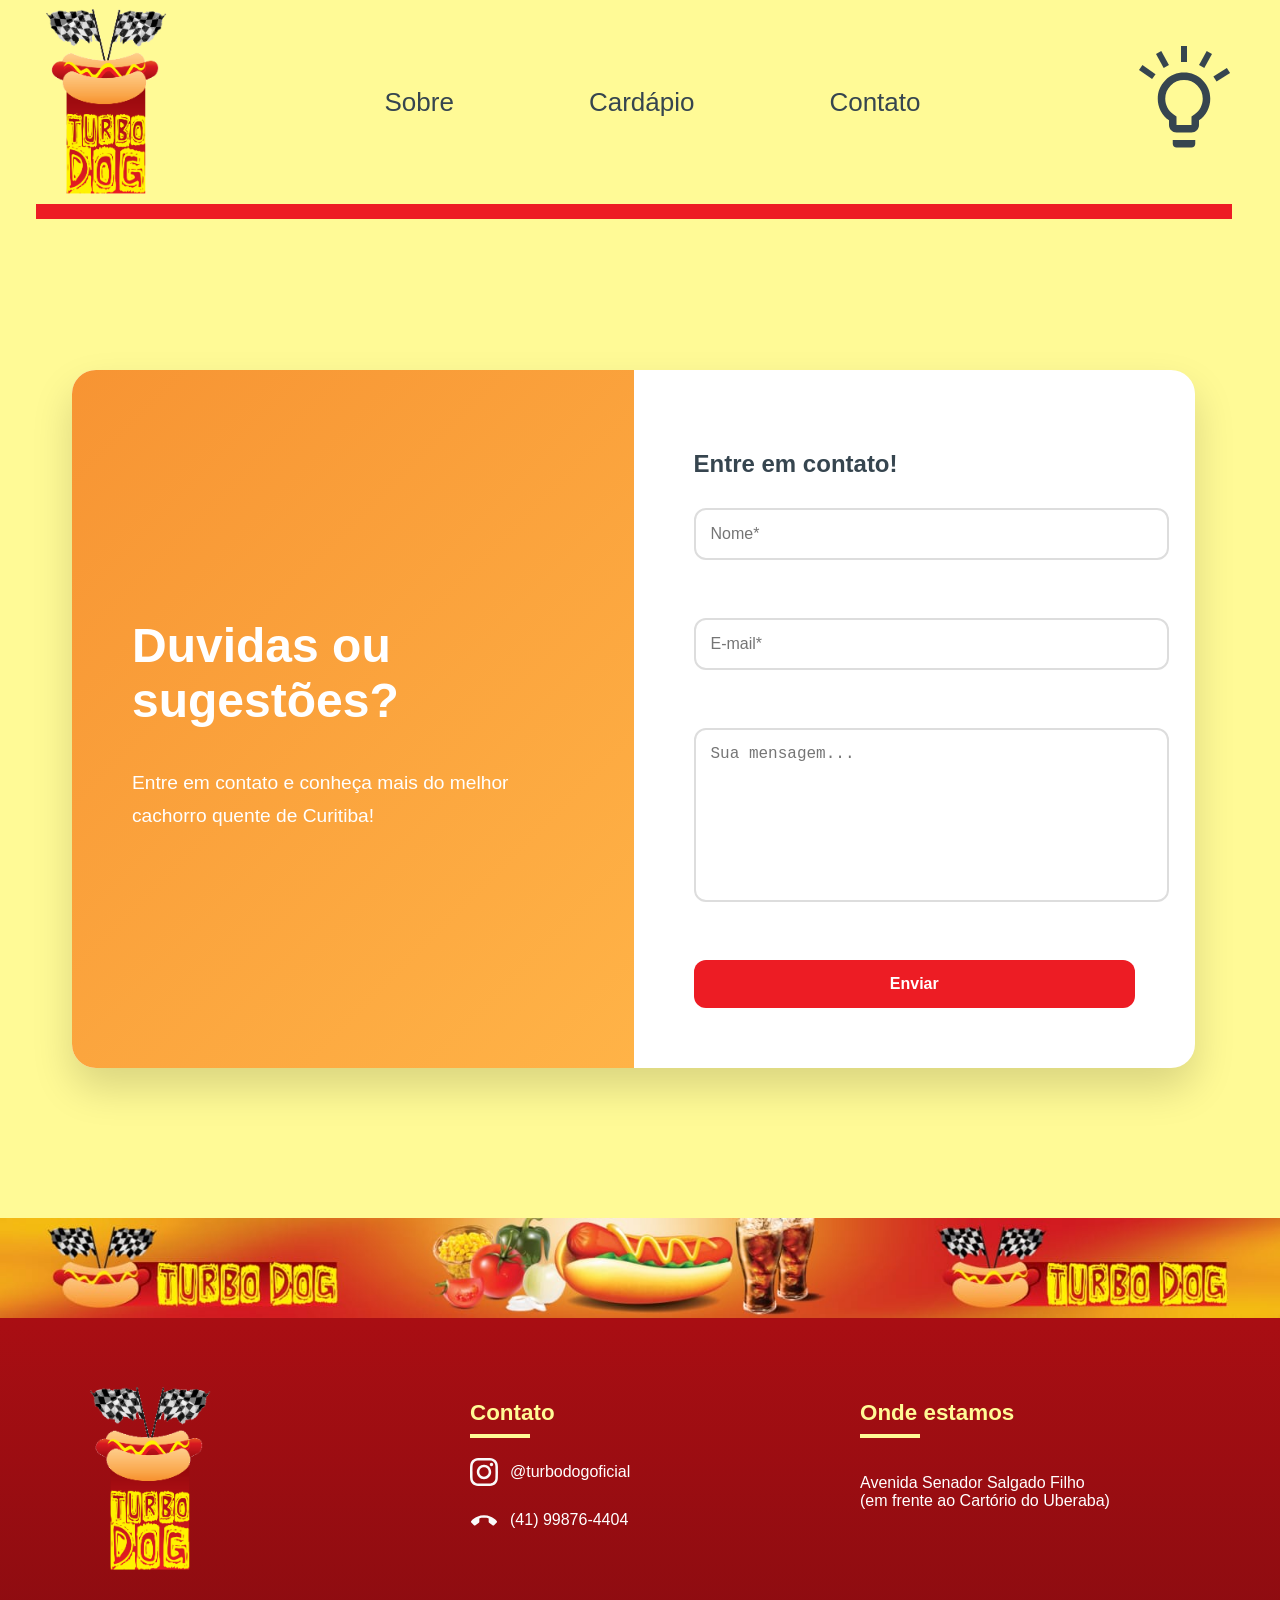
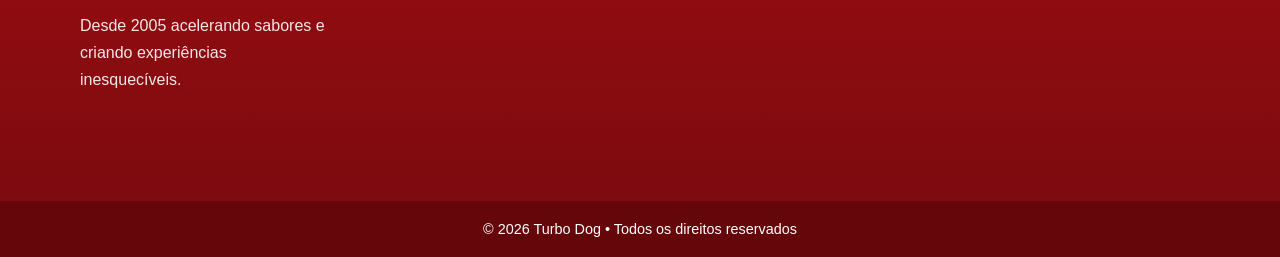
<file: paginas/contato.html>
<!doctype html>
<html lang="pt-br">
  <head>
    <meta charset="UTF-8" />
    <meta name="viewport" content="width=device-width, initial-scale=1.0" />
    <link rel="shortcut icon" href="../imagens/logo.png" type="image/x-icon" />
    <link rel="stylesheet" href="../estilizacao/contato.css" />
    <title>Turbo Dog - Contato</title>
  </head>
  <body>
    <main>
      <header class="cabecalho">
        <a href="../index.html">
          
          <img src="../imagens/logo.png" alt="Logo da Potenze" class="logo" />
        </a>

        <nav>
          <a href="sobre.html">Sobre</a>
          <a href="cardapio.html">Cardápio</a>
          <a href="contato.html">Contato</a>
        </nav>
        <div class="container-seletor">
          <input type="checkbox" id="seletor-temas" class="seletor-checkbox" />
          <label for="seletor-temas" class="seletor-label">
            <svg
              xmlns="http://www.w3.org/2000/svg"
              width="92"
              height="109"
              viewBox="0 0 92 109"
              fill="none"
              class="seletor-claro"
            >
              <path
                d="M37.5 86.5C35.4375 86.5 33.6719 85.7656 32.2031 84.2969C30.7344 82.8281 30 81.0625 30 79V74.3125C26.4375 71.875 23.6719 68.75 21.7031 64.9375C19.7344 61.125 18.75 57.0625 18.75 52.75C18.75 45.4375 21.2969 39.2344 26.3906 34.1406C31.4844 29.0469 37.6875 26.5 45 26.5C52.3125 26.5 58.5156 29.0469 63.6094 34.1406C68.7031 39.2344 71.25 45.4375 71.25 52.75C71.25 57.0625 70.2656 61.1094 68.2969 64.8906C66.3281 68.6719 63.5625 71.8125 60 74.3125V79C60 81.0625 59.2656 82.8281 57.7969 84.2969C56.3281 85.7656 54.5625 86.5 52.5 86.5H37.5ZM37.5 79H52.5V70.375L55.6875 68.125C58.25 66.375 60.2344 64.1406 61.6406 61.4219C63.0469 58.7031 63.75 55.8125 63.75 52.75C63.75 47.5625 61.9219 43.1406 58.2656 39.4844C54.6094 35.8281 50.1875 34 45 34C39.8125 34 35.3906 35.8281 31.7344 39.4844C28.0781 43.1406 26.25 47.5625 26.25 52.75C26.25 55.8125 26.9531 58.7031 28.3594 61.4219C29.7656 64.1406 31.75 66.375 34.3125 68.125L37.5 70.375V79ZM37.5 101.5C36.4375 101.5 35.5469 101.141 34.8281 100.422C34.1094 99.7031 33.75 98.8125 33.75 97.75V94H56.25V97.75C56.25 98.8125 55.8906 99.7031 55.1719 100.422C54.4531 101.141 53.5625 101.5 52.5 101.5H37.5Z"
                fill="#36454F"
              />
              <rect
                y="23.9117"
                width="6"
                height="16"
                transform="rotate(-54.9472 0 23.9117)"
                fill="#36454F"
              />
              <rect
                x="17"
                y="7.87952"
                width="6"
                height="16"
                transform="rotate(-28.6798 17 7.87952)"
                fill="#36454F"
              />
              <rect x="42" width="6" height="16" fill="#36454F" />
              <rect
                x="67.7144"
                y="5.08502"
                width="6"
                height="16"
                transform="rotate(28.6798 67.7144 5.08502)"
                fill="#36454F"
              />
              <rect
                x="87.8336"
                y="21.8869"
                width="6"
                height="16"
                transform="rotate(57.3595 87.8336 21.8869)"
                fill="#36454F"
              />
            </svg>

            <svg
              xmlns="http://www.w3.org/2000/svg"
              width="90"
              height="90"
              viewBox="0 0 90 90"
              fill="none"
              class="seletor-escuro"
            >
              <path
                d="M37.5 67.5C35.4375 67.5 33.6719 66.7656 32.2031 65.2969C30.7344 63.8281 30 62.0625 30 60V55.3125C26.4375 52.875 23.6719 49.75 21.7031 45.9375C19.7344 42.125 18.75 38.0625 18.75 33.75C18.75 26.4375 21.2969 20.2344 26.3906 15.1406C31.4844 10.0469 37.6875 7.5 45 7.5C52.3125 7.5 58.5156 10.0469 63.6094 15.1406C68.7031 20.2344 71.25 26.4375 71.25 33.75C71.25 38.0625 70.2656 42.1094 68.2969 45.8906C66.3281 49.6719 63.5625 52.8125 60 55.3125V60C60 62.0625 59.2656 63.8281 57.7969 65.2969C56.3281 66.7656 54.5625 67.5 52.5 67.5H37.5ZM37.5 60H52.5V51.375L55.6875 49.125C58.25 47.375 60.2344 45.1406 61.6406 42.4219C63.0469 39.7031 63.75 36.8125 63.75 33.75C63.75 28.5625 61.9219 24.1406 58.2656 20.4844C54.6094 16.8281 50.1875 15 45 15C39.8125 15 35.3906 16.8281 31.7344 20.4844C28.0781 24.1406 26.25 28.5625 26.25 33.75C26.25 36.8125 26.9531 39.7031 28.3594 42.4219C29.7656 45.1406 31.75 47.375 34.3125 49.125L37.5 51.375V60ZM37.5 82.5C36.4375 82.5 35.5469 82.1406 34.8281 81.4219C34.1094 80.7031 33.75 79.8125 33.75 78.75V75H56.25V78.75C56.25 79.8125 55.8906 80.7031 55.1719 81.4219C54.4531 82.1406 53.5625 82.5 52.5 82.5H37.5Z"
                fill="#CCCCCC"
              />
            </svg>
          </label>
        </div>
      </header>

      <div class="card">
        <div class="grid-duplo">
          <div class="texto">
            <h1>Duvidas ou sugestões?</h1>
            <p>
              Entre em contato e conheça mais do melhor cachorro quente de Curitiba!
            </p>
          </div>
            <div class="formulario">
                <h2>Entre em contato!</h2>
                <form action="">
                <input type="text" name="nome" id="nome" placeholder="Nome*"/>
                <span class="erro" id="erro-nome"></span>
    
                <input type="email" name="email" id="email" placeholder="E-mail*"/>
                <span class="erro" id="erro-email"></span>
    
                <textarea name="mensagem" id="mensagem" placeholder="Sua mensagem..."></textarea>
                <span class="erro" id="erro-mensagem"></span>
    
                <button type="submit">Enviar</button>
                </form>
                <div class="mensagem-sucesso" id="mensagem-sucesso">
  <div class="icone-sucesso">✓</div>

  <h2>Mensagem enviada!</h2>

  <p>
    Obrigado por entrar em contato com a Turbo Dog.
    Em breve nossa equipe retornará para você.
  </p>

  <button id="novo-contato">
    Enviar outra mensagem
  </button>
</div>
        </div>
      </div>
    </main>
    <footer>
  <img
    src="../imagens/WhatsApp Image 2026-06-11 at 15.41.53.jpeg"
    alt="Header"
    class="footer-image"
  />

  <div class="rodape">

    <div class="coluna-rodape">
      <img
        src="../imagens/logo.png"
        alt="Logo Turbo Dog"
        class="logo-rodape"
      />

      <p class="slogan">
        Desde 2005 acelerando sabores e criando experiências inesquecíveis.
      </p>
    </div>

    <div class="coluna-rodape">
      <h3>Contato</h3>

      <div class="item-contato">
         <svg
              xmlns="http://www.w3.org/2000/svg"
              width="28"
              height="28"
              viewBox="0 0 38 38"
              fill="none"
            >
              <g clip-path="url(#clip0_21_187)">
                <path
                  d="M19 3.42148C24.0766 3.42148 24.6777 3.44375 26.6742 3.53281C28.5297 3.61445 29.5316 3.92617 30.1996 4.18594C31.0828 4.52734 31.7211 4.94297 32.3816 5.60352C33.0496 6.27148 33.4578 6.90234 33.7992 7.78555C34.059 8.45352 34.3707 9.46289 34.4523 11.3109C34.5414 13.3148 34.5637 13.916 34.5637 18.9852C34.5637 24.0617 34.5414 24.6629 34.4523 26.6594C34.3707 28.5148 34.059 29.5168 33.7992 30.1848C33.4578 31.068 33.0422 31.7063 32.3816 32.3668C31.7137 33.0348 31.0828 33.443 30.1996 33.7844C29.5316 34.0441 28.5223 34.3559 26.6742 34.4375C24.6703 34.5266 24.0691 34.5488 19 34.5488C13.9234 34.5488 13.3223 34.5266 11.3258 34.4375C9.47031 34.3559 8.46836 34.0441 7.80039 33.7844C6.91719 33.443 6.27891 33.0273 5.61836 32.3668C4.95039 31.6988 4.54219 31.068 4.20078 30.1848C3.94102 29.5168 3.6293 28.5074 3.54766 26.6594C3.45859 24.6555 3.43633 24.0543 3.43633 18.9852C3.43633 13.9086 3.45859 13.3074 3.54766 11.3109C3.6293 9.45547 3.94102 8.45352 4.20078 7.78555C4.54219 6.90234 4.95781 6.26406 5.61836 5.60352C6.28633 4.93555 6.91719 4.52734 7.80039 4.18594C8.46836 3.92617 9.47774 3.61445 11.3258 3.53281C13.3223 3.44375 13.9234 3.42148 19 3.42148ZM19 0C13.8418 0 13.1961 0.0222656 11.1699 0.111328C9.15117 0.200391 7.76328 0.526953 6.56094 0.994531C5.30664 1.48437 4.24531 2.13008 3.19141 3.19141C2.13008 4.24531 1.48438 5.30664 0.994531 6.55352C0.526953 7.76328 0.200391 9.14375 0.111328 11.1625C0.0222656 13.1961 0 13.8418 0 19C0 24.1582 0.0222656 24.8039 0.111328 26.8301C0.200391 28.8488 0.526953 30.2367 0.994531 31.4391C1.48438 32.6934 2.13008 33.7547 3.19141 34.8086C4.24531 35.8625 5.30664 36.5156 6.55352 36.998C7.76328 37.4656 9.14375 37.7922 11.1625 37.8812C13.1887 37.9703 13.8344 37.9926 18.9926 37.9926C24.1508 37.9926 24.7965 37.9703 26.8227 37.8812C28.8414 37.7922 30.2293 37.4656 31.4316 36.998C32.6785 36.5156 33.7398 35.8625 34.7938 34.8086C35.8477 33.7547 36.5008 32.6934 36.9832 31.4465C37.4508 30.2367 37.7773 28.8563 37.8664 26.8375C37.9555 24.8113 37.9777 24.1656 37.9777 19.0074C37.9777 13.8492 37.9555 13.2035 37.8664 11.1773C37.7773 9.15859 37.4508 7.7707 36.9832 6.56836C36.5156 5.30664 35.8699 4.24531 34.8086 3.19141C33.7547 2.1375 32.6934 1.48438 31.4465 1.00195C30.2367 0.534375 28.8563 0.207813 26.8375 0.11875C24.8039 0.0222656 24.1582 0 19 0Z"
                  fill="#FAFAFA"
                />
                <path
                  d="M19 9.24023C13.6117 9.24023 9.24023 13.6117 9.24023 19C9.24023 24.3883 13.6117 28.7598 19 28.7598C24.3883 28.7598 28.7598 24.3883 28.7598 19C28.7598 13.6117 24.3883 9.24023 19 9.24023ZM19 25.3309C15.5043 25.3309 12.6691 22.4957 12.6691 19C12.6691 15.5043 15.5043 12.6691 19 12.6691C22.4957 12.6691 25.3309 15.5043 25.3309 19C25.3309 22.4957 22.4957 25.3309 19 25.3309Z"
                  fill="#FAFAFA"
                />
                <path
                  d="M31.4242 8.8542C31.4242 10.1159 30.4 11.1327 29.1457 11.1327C27.884 11.1327 26.8672 10.1085 26.8672 8.8542C26.8672 7.59248 27.8914 6.57568 29.1457 6.57568C30.4 6.57568 31.4242 7.5999 31.4242 8.8542Z"
                  fill="#FAFAFA"
                />
              </g>
              <defs>
                <clipPath id="clip0_21_187">
                  <rect width="38" height="38" fill="white" />
                </clipPath>
              </defs>
            </svg>
        <span>@turbodogoficial</span>
      </div>

      <div class="item-contato">
        <svg xmlns="http://www.w3.org/2000/svg" width="28" height="28" viewBox="0 0 38 38" fill="none">
<path d="M18.9999 12.6667C22.1138 12.6667 25.1815 13.2934 28.2031 14.5469C31.2246 15.8004 33.9097 17.6806 36.2583 20.1875C36.5749 20.5042 36.7333 20.8736 36.7333 21.2959C36.7333 21.7181 36.5749 22.0875 36.2583 22.4042L32.6166 25.9667C32.3263 26.257 31.9899 26.4153 31.6072 26.4417C31.2246 26.4681 30.8749 26.3625 30.5583 26.125L25.9666 22.6417C25.7555 22.4834 25.5972 22.2986 25.4916 22.0875C25.386 21.8764 25.3333 21.6389 25.3333 21.375V16.8625C24.3305 16.5459 23.3013 16.2952 22.2458 16.1104C21.1902 15.9257 20.1083 15.8334 18.9999 15.8334C17.8916 15.8334 16.8097 15.9257 15.7541 16.1104C14.6985 16.2952 13.6694 16.5459 12.6666 16.8625V21.375C12.6666 21.6389 12.6138 21.8764 12.5083 22.0875C12.4027 22.2986 12.2444 22.4834 12.0333 22.6417L7.4416 26.125C7.12494 26.3625 6.77528 26.4681 6.39264 26.4417C6.01 26.4153 5.67355 26.257 5.38327 25.9667L1.7416 22.4042C1.42493 22.0875 1.2666 21.7181 1.2666 21.2959C1.2666 20.8736 1.42493 20.5042 1.7416 20.1875C4.06382 17.6806 6.7423 15.8004 9.77702 14.5469C12.8117 13.2934 15.886 12.6667 18.9999 12.6667Z" fill="#FAFAFA"/>
</svg>
        <span>(41) 99876-4404</span>
      </div>
    </div>

    <div class="coluna-rodape">
      <h3>Onde estamos</h3>

      <p>
        Avenida Senador Salgado Filho<br>
        (em frente ao Cartório do Uberaba)
      </p>

      <iframe
              src="https://www.google.com/maps/embed?pb=!1m18!1m12!1m3!1d3602.040078853271!2d-49.24242182534129!3d-25.470337134487583!2m3!1f0!2f0!3f0!3m2!1i1024!2i768!4f13.1!3m3!1m2!1s0x94dce52895fc8d9d%3A0xf7759b3c3d9a0bd4!2sCartorio%20Distrital%20do%20Uberaba!5e0!3m2!1spt-PT!2sbr!4v1781911277066!5m2!1spt-PT!2sbr"
              width="284"
              height="200"
              style="border: 0"
              allowfullscreen=""
              loading="lazy"
              referrerpolicy="no-referrer-when-downgrade"
            ></iframe>
    </div>

  </div>

  <div class="copyright">
    © 2026 Turbo Dog • Todos os direitos reservados
  </div>
</footer>

    <script src="../JS/form.js"></script>
  </body>
</html>
</file>
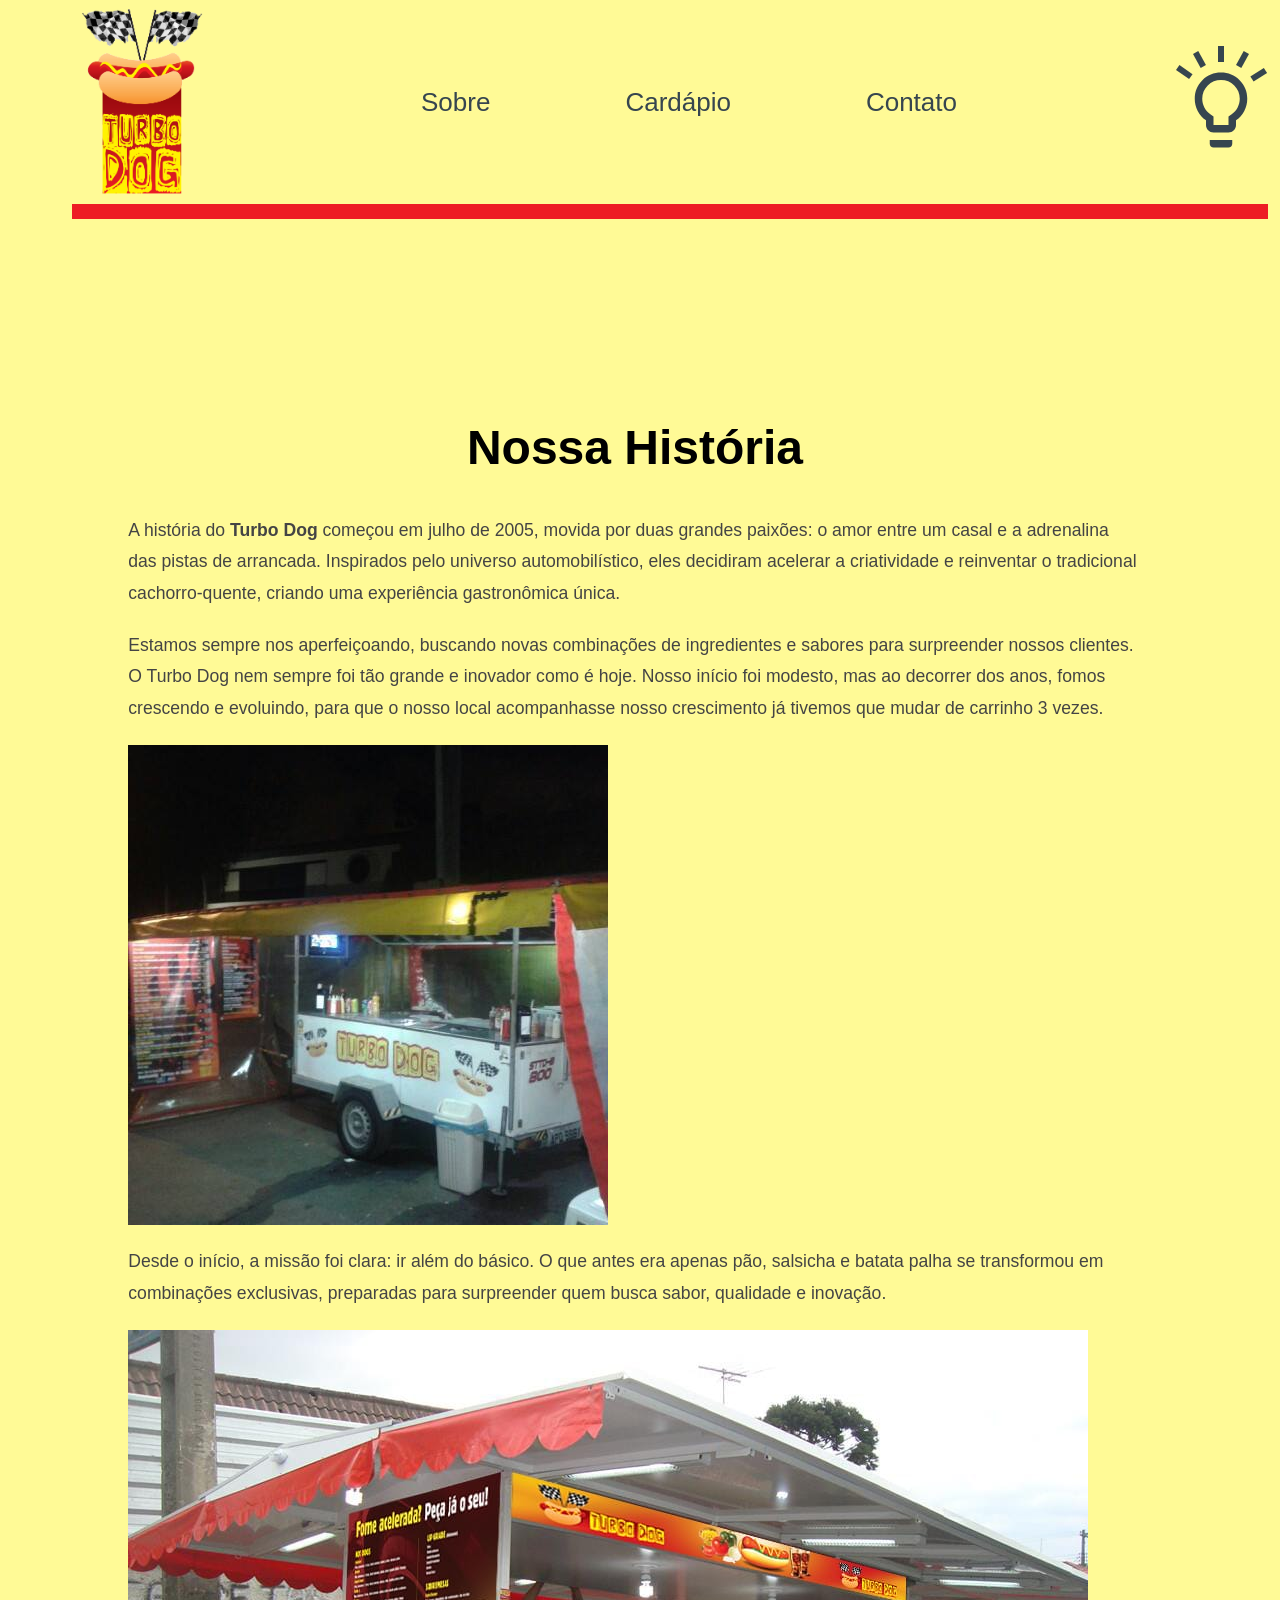
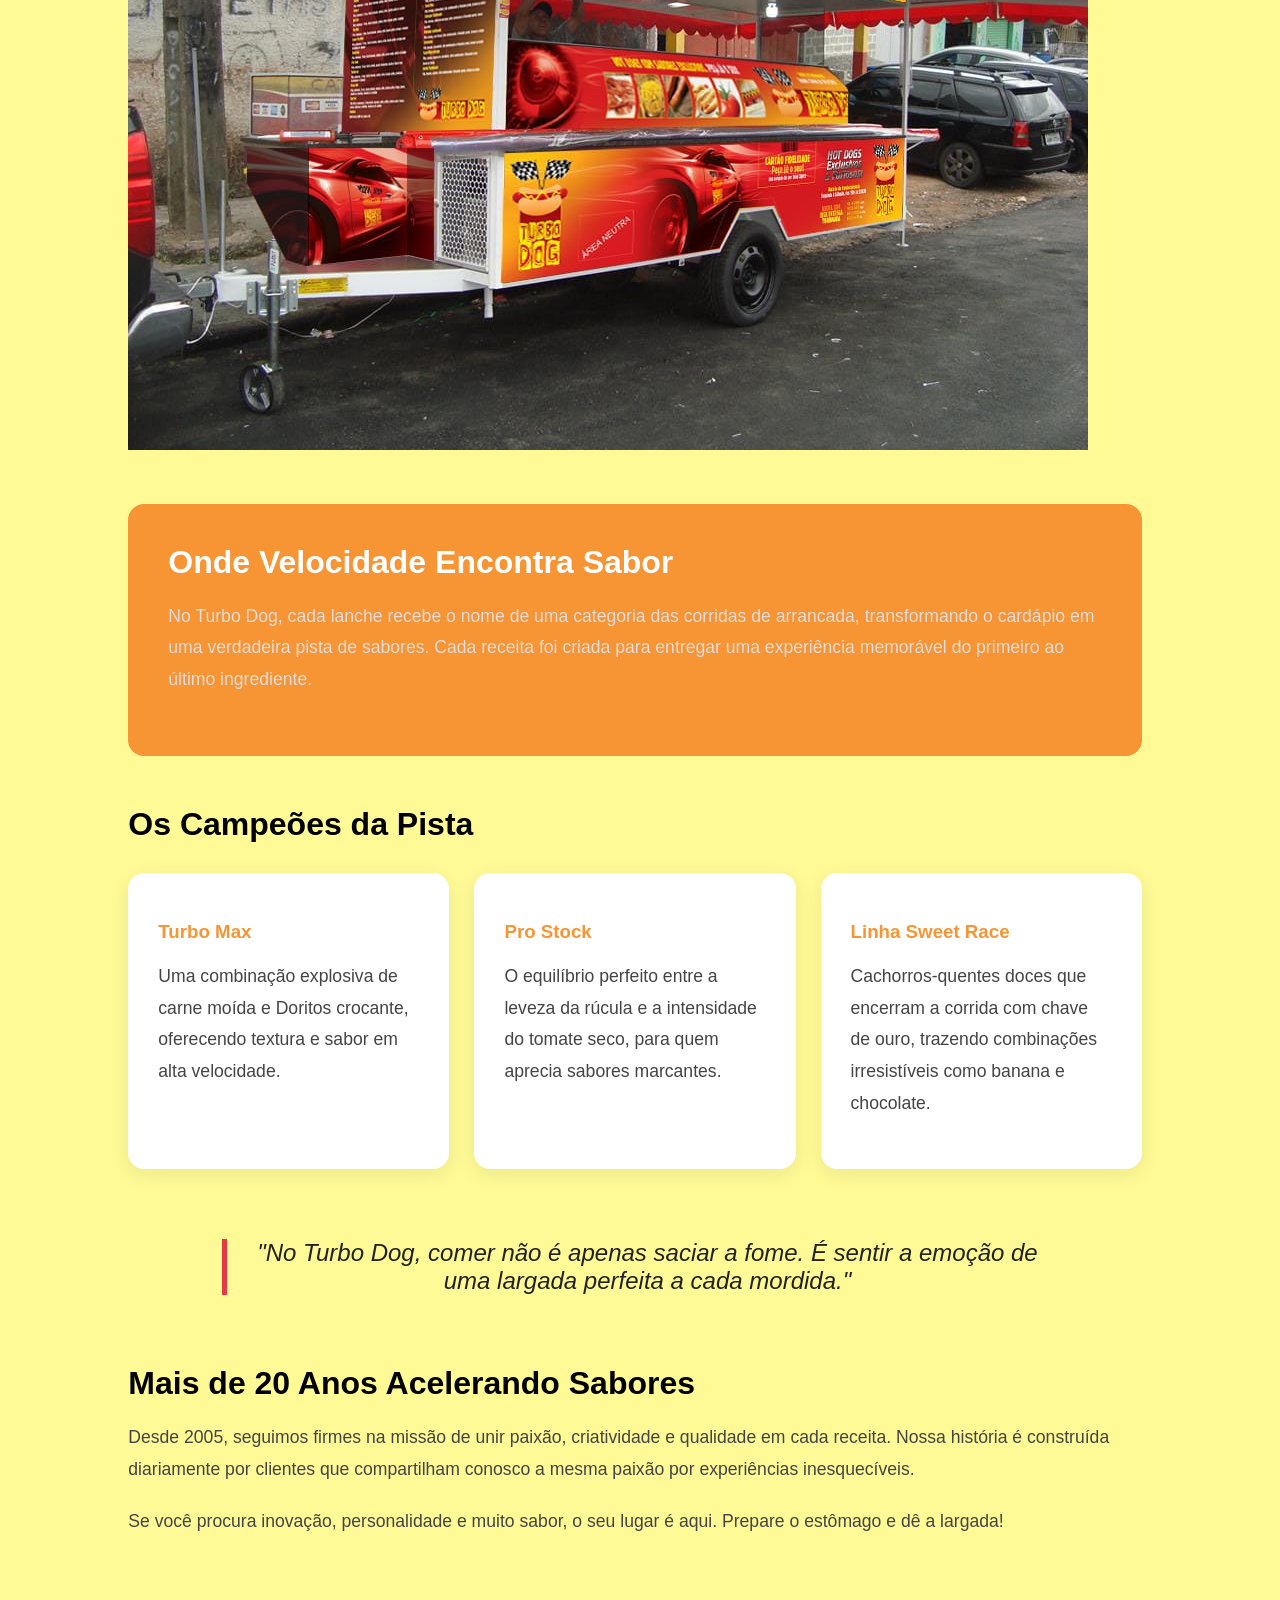
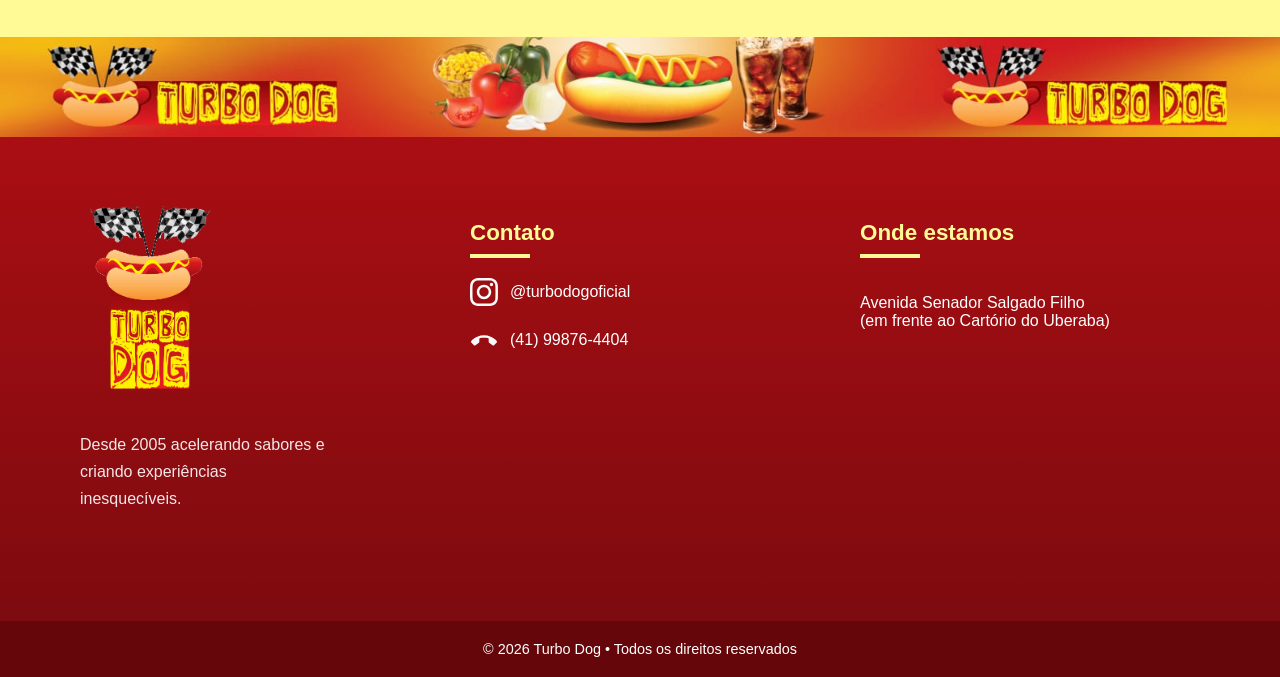
<file: paginas/sobre.html>
<!doctype html>
<html lang="pt-br">
  <head>
    <meta charset="UTF-8" />
    <meta name="viewport" content="width=device-width, initial-scale=1.0" />
    <link rel="shortcut icon" href="../imagens/logo.png" type="image/x-icon" />
    <link rel="stylesheet" href="../estilizacao/sobre.css" />
    <title>Turbo Dog - Sobre</title>
  </head>
  <body>
    <!-- Grid de colunas para deixar o conteúdo alinhado e ajudar com responsividade -->
    <div class="container">
      <div class="coluna"></div>
      <div class="coluna"></div>
      <div class="coluna"></div>
      <div class="coluna"></div>
      <div class="coluna"></div>
      <div class="coluna"></div>
      <div class="coluna"></div>
      <div class="coluna"></div>
      <div class="coluna"></div>
      <div class="coluna"></div>
      <div class="coluna"></div>
      <div class="coluna"></div>
    </div>
    <!--Fim do Grid -->

    <main>
      <!-- Conteúdo principal do site vai vir aqui -->

      <header class="cabecalho">
        <a href="../index.html">
          <img src="../imagens/logo.png" alt="Logo da Potenze" class="logo" />
        </a>

        <nav>
          <a href="sobre.html">Sobre</a>
          <a href="cardapio.html">Cardápio</a>
          <a href="contato.html">Contato</a>
        </nav>
        <div class="container-seletor">
          <input type="checkbox" id="seletor-temas" class="seletor-checkbox" />
          <label for="seletor-temas" class="seletor-label">
            <svg
              xmlns="http://www.w3.org/2000/svg"
              width="92"
              height="109"
              viewBox="0 0 92 109"
              fill="none"
              class="seletor-claro"
            >
              <path
                d="M37.5 86.5C35.4375 86.5 33.6719 85.7656 32.2031 84.2969C30.7344 82.8281 30 81.0625 30 79V74.3125C26.4375 71.875 23.6719 68.75 21.7031 64.9375C19.7344 61.125 18.75 57.0625 18.75 52.75C18.75 45.4375 21.2969 39.2344 26.3906 34.1406C31.4844 29.0469 37.6875 26.5 45 26.5C52.3125 26.5 58.5156 29.0469 63.6094 34.1406C68.7031 39.2344 71.25 45.4375 71.25 52.75C71.25 57.0625 70.2656 61.1094 68.2969 64.8906C66.3281 68.6719 63.5625 71.8125 60 74.3125V79C60 81.0625 59.2656 82.8281 57.7969 84.2969C56.3281 85.7656 54.5625 86.5 52.5 86.5H37.5ZM37.5 79H52.5V70.375L55.6875 68.125C58.25 66.375 60.2344 64.1406 61.6406 61.4219C63.0469 58.7031 63.75 55.8125 63.75 52.75C63.75 47.5625 61.9219 43.1406 58.2656 39.4844C54.6094 35.8281 50.1875 34 45 34C39.8125 34 35.3906 35.8281 31.7344 39.4844C28.0781 43.1406 26.25 47.5625 26.25 52.75C26.25 55.8125 26.9531 58.7031 28.3594 61.4219C29.7656 64.1406 31.75 66.375 34.3125 68.125L37.5 70.375V79ZM37.5 101.5C36.4375 101.5 35.5469 101.141 34.8281 100.422C34.1094 99.7031 33.75 98.8125 33.75 97.75V94H56.25V97.75C56.25 98.8125 55.8906 99.7031 55.1719 100.422C54.4531 101.141 53.5625 101.5 52.5 101.5H37.5Z"
                fill="#36454F"
              />
              <rect
                y="23.9117"
                width="6"
                height="16"
                transform="rotate(-54.9472 0 23.9117)"
                fill="#36454F"
              />
              <rect
                x="17"
                y="7.87952"
                width="6"
                height="16"
                transform="rotate(-28.6798 17 7.87952)"
                fill="#36454F"
              />
              <rect x="42" width="6" height="16" fill="#36454F" />
              <rect
                x="67.7144"
                y="5.08502"
                width="6"
                height="16"
                transform="rotate(28.6798 67.7144 5.08502)"
                fill="#36454F"
              />
              <rect
                x="87.8336"
                y="21.8869"
                width="6"
                height="16"
                transform="rotate(57.3595 87.8336 21.8869)"
                fill="#36454F"
              />
            </svg>

            <svg
              xmlns="http://www.w3.org/2000/svg"
              width="90"
              height="90"
              viewBox="0 0 90 90"
              fill="none"
              class="seletor-escuro"
            >
              <path
                d="M37.5 67.5C35.4375 67.5 33.6719 66.7656 32.2031 65.2969C30.7344 63.8281 30 62.0625 30 60V55.3125C26.4375 52.875 23.6719 49.75 21.7031 45.9375C19.7344 42.125 18.75 38.0625 18.75 33.75C18.75 26.4375 21.2969 20.2344 26.3906 15.1406C31.4844 10.0469 37.6875 7.5 45 7.5C52.3125 7.5 58.5156 10.0469 63.6094 15.1406C68.7031 20.2344 71.25 26.4375 71.25 33.75C71.25 38.0625 70.2656 42.1094 68.2969 45.8906C66.3281 49.6719 63.5625 52.8125 60 55.3125V60C60 62.0625 59.2656 63.8281 57.7969 65.2969C56.3281 66.7656 54.5625 67.5 52.5 67.5H37.5ZM37.5 60H52.5V51.375L55.6875 49.125C58.25 47.375 60.2344 45.1406 61.6406 42.4219C63.0469 39.7031 63.75 36.8125 63.75 33.75C63.75 28.5625 61.9219 24.1406 58.2656 20.4844C54.6094 16.8281 50.1875 15 45 15C39.8125 15 35.3906 16.8281 31.7344 20.4844C28.0781 24.1406 26.25 28.5625 26.25 33.75C26.25 36.8125 26.9531 39.7031 28.3594 42.4219C29.7656 45.1406 31.75 47.375 34.3125 49.125L37.5 51.375V60ZM37.5 82.5C36.4375 82.5 35.5469 82.1406 34.8281 81.4219C34.1094 80.7031 33.75 79.8125 33.75 78.75V75H56.25V78.75C56.25 79.8125 55.8906 80.7031 55.1719 81.4219C54.4531 82.1406 53.5625 82.5 52.5 82.5H37.5Z"
                fill="#CCCCCC"
              />
            </svg>
          </label>
        </div>
      </header>

      <section class="sobre">
        <div class="container">
          <h1>Nossa História</h1>

          <p>
            A história do <strong>Turbo Dog</strong> começou em julho de 2005,
            movida por duas grandes paixões: o amor entre um casal e a
            adrenalina das pistas de arrancada. Inspirados pelo universo
            automobilístico, eles decidiram acelerar a criatividade e reinventar
            o tradicional cachorro-quente, criando uma experiência gastronômica
            única.
          </p>

          <p>
            Estamos sempre nos aperfeiçoando, buscando novas combinações de ingredientes e sabores para
            surpreender nossos clientes. O Turbo Dog nem sempre foi tão grande e inovador como é hoje.
            Nosso início foi modesto, mas ao decorrer dos anos, fomos crescendo e evoluindo, 
            para que o nosso local acompanhasse nosso crescimento já tivemos que mudar de carrinho 3 vezes.
          </p>

          <img 
          src="../imagens/Segundo carrinho.jpeg" 
          alt="Segundo carrinho" 
          class="carrinho"
          />

          <p>
            Desde o início, a missão foi clara: ir além do básico. O que antes
            era apenas pão, salsicha e batata palha se transformou em
            combinações exclusivas, preparadas para surpreender quem busca
            sabor, qualidade e inovação.
          </p>

          <img 
          src="../imagens/Carrinho atual.jpeg" 
          alt="Carrinho atual" 
          class="carrinho" 
          />

          <div class="destaque">
            <h2>Onde Velocidade Encontra Sabor</h2>

            <p>
              No Turbo Dog, cada lanche recebe o nome de uma categoria das
              corridas de arrancada, transformando o cardápio em uma verdadeira
              pista de sabores. Cada receita foi criada para entregar uma
              experiência memorável do primeiro ao último ingrediente.
            </p>
          </div>

          <h2>Os Campeões da Pista</h2>

          <div class="cards-lanches">
            <div class="card">
              <h3>Turbo Max</h3>
              <p>
                Uma combinação explosiva de carne moída e Doritos crocante,
                oferecendo textura e sabor em alta velocidade.
              </p>
            </div>

            <div class="card">
              <h3>Pro Stock</h3>
              <p>
                O equilíbrio perfeito entre a leveza da rúcula e a intensidade
                do tomate seco, para quem aprecia sabores marcantes.
              </p>
            </div>

            <div class="card">
              <h3>Linha Sweet Race</h3>
              <p>
                Cachorros-quentes doces que encerram a corrida com chave de
                ouro, trazendo combinações irresistíveis como banana e
                chocolate.
              </p>
            </div>
          </div>

          <blockquote>
            "No Turbo Dog, comer não é apenas saciar a fome. É sentir a emoção
            de uma largada perfeita a cada mordida."
          </blockquote>

          <h2>Mais de 20 Anos Acelerando Sabores</h2>

          <p>
            Desde 2005, seguimos firmes na missão de unir paixão, criatividade e
            qualidade em cada receita. Nossa história é construída diariamente
            por clientes que compartilham conosco a mesma paixão por
            experiências inesquecíveis.
          </p>

          <p>
            Se você procura inovação, personalidade e muito sabor, o seu lugar é
            aqui. Prepare o estômago e dê a largada!
          </p>
        </div>
      </section>
    </main>

    <footer>
      <img
        src="../imagens/WhatsApp Image 2026-06-11 at 15.41.53.jpeg"
        alt="Header"
        class="footer-image"
      />

      <div class="rodape">
        <div class="coluna-rodape">
          <img
            src="../imagens/logo.png"
            alt="Logo Turbo Dog"
            class="logo-rodape"
          />

          <p class="slogan">
            Desde 2005 acelerando sabores e criando experiências inesquecíveis.
          </p>
        </div>

        <div class="coluna-rodape">
          <h3>Contato</h3>

          <div class="item-contato">
             <svg
              xmlns="http://www.w3.org/2000/svg"
              width="28"
              height="28"
              viewBox="0 0 38 38"
              fill="none"
            >
              <g clip-path="url(#clip0_21_187)">
                <path
                  d="M19 3.42148C24.0766 3.42148 24.6777 3.44375 26.6742 3.53281C28.5297 3.61445 29.5316 3.92617 30.1996 4.18594C31.0828 4.52734 31.7211 4.94297 32.3816 5.60352C33.0496 6.27148 33.4578 6.90234 33.7992 7.78555C34.059 8.45352 34.3707 9.46289 34.4523 11.3109C34.5414 13.3148 34.5637 13.916 34.5637 18.9852C34.5637 24.0617 34.5414 24.6629 34.4523 26.6594C34.3707 28.5148 34.059 29.5168 33.7992 30.1848C33.4578 31.068 33.0422 31.7063 32.3816 32.3668C31.7137 33.0348 31.0828 33.443 30.1996 33.7844C29.5316 34.0441 28.5223 34.3559 26.6742 34.4375C24.6703 34.5266 24.0691 34.5488 19 34.5488C13.9234 34.5488 13.3223 34.5266 11.3258 34.4375C9.47031 34.3559 8.46836 34.0441 7.80039 33.7844C6.91719 33.443 6.27891 33.0273 5.61836 32.3668C4.95039 31.6988 4.54219 31.068 4.20078 30.1848C3.94102 29.5168 3.6293 28.5074 3.54766 26.6594C3.45859 24.6555 3.43633 24.0543 3.43633 18.9852C3.43633 13.9086 3.45859 13.3074 3.54766 11.3109C3.6293 9.45547 3.94102 8.45352 4.20078 7.78555C4.54219 6.90234 4.95781 6.26406 5.61836 5.60352C6.28633 4.93555 6.91719 4.52734 7.80039 4.18594C8.46836 3.92617 9.47774 3.61445 11.3258 3.53281C13.3223 3.44375 13.9234 3.42148 19 3.42148ZM19 0C13.8418 0 13.1961 0.0222656 11.1699 0.111328C9.15117 0.200391 7.76328 0.526953 6.56094 0.994531C5.30664 1.48437 4.24531 2.13008 3.19141 3.19141C2.13008 4.24531 1.48438 5.30664 0.994531 6.55352C0.526953 7.76328 0.200391 9.14375 0.111328 11.1625C0.0222656 13.1961 0 13.8418 0 19C0 24.1582 0.0222656 24.8039 0.111328 26.8301C0.200391 28.8488 0.526953 30.2367 0.994531 31.4391C1.48438 32.6934 2.13008 33.7547 3.19141 34.8086C4.24531 35.8625 5.30664 36.5156 6.55352 36.998C7.76328 37.4656 9.14375 37.7922 11.1625 37.8812C13.1887 37.9703 13.8344 37.9926 18.9926 37.9926C24.1508 37.9926 24.7965 37.9703 26.8227 37.8812C28.8414 37.7922 30.2293 37.4656 31.4316 36.998C32.6785 36.5156 33.7398 35.8625 34.7938 34.8086C35.8477 33.7547 36.5008 32.6934 36.9832 31.4465C37.4508 30.2367 37.7773 28.8563 37.8664 26.8375C37.9555 24.8113 37.9777 24.1656 37.9777 19.0074C37.9777 13.8492 37.9555 13.2035 37.8664 11.1773C37.7773 9.15859 37.4508 7.7707 36.9832 6.56836C36.5156 5.30664 35.8699 4.24531 34.8086 3.19141C33.7547 2.1375 32.6934 1.48438 31.4465 1.00195C30.2367 0.534375 28.8563 0.207813 26.8375 0.11875C24.8039 0.0222656 24.1582 0 19 0Z"
                  fill="#FAFAFA"
                />
                <path
                  d="M19 9.24023C13.6117 9.24023 9.24023 13.6117 9.24023 19C9.24023 24.3883 13.6117 28.7598 19 28.7598C24.3883 28.7598 28.7598 24.3883 28.7598 19C28.7598 13.6117 24.3883 9.24023 19 9.24023ZM19 25.3309C15.5043 25.3309 12.6691 22.4957 12.6691 19C12.6691 15.5043 15.5043 12.6691 19 12.6691C22.4957 12.6691 25.3309 15.5043 25.3309 19C25.3309 22.4957 22.4957 25.3309 19 25.3309Z"
                  fill="#FAFAFA"
                />
                <path
                  d="M31.4242 8.8542C31.4242 10.1159 30.4 11.1327 29.1457 11.1327C27.884 11.1327 26.8672 10.1085 26.8672 8.8542C26.8672 7.59248 27.8914 6.57568 29.1457 6.57568C30.4 6.57568 31.4242 7.5999 31.4242 8.8542Z"
                  fill="#FAFAFA"
                />
              </g>
              <defs>
                <clipPath id="clip0_21_187">
                  <rect width="38" height="38" fill="white" />
                </clipPath>
              </defs>
            </svg>
            <span>@turbodogoficial</span>
          </div>

          <div class="item-contato">
            <svg
              xmlns="http://www.w3.org/2000/svg"
              width="28"
              height="28"
              viewBox="0 0 38 38"
              fill="none"
            >
              <path
                d="M18.9999 12.6667C22.1138 12.6667 25.1815 13.2934 28.2031 14.5469C31.2246 15.8004 33.9097 17.6806 36.2583 20.1875C36.5749 20.5042 36.7333 20.8736 36.7333 21.2959C36.7333 21.7181 36.5749 22.0875 36.2583 22.4042L32.6166 25.9667C32.3263 26.257 31.9899 26.4153 31.6072 26.4417C31.2246 26.4681 30.8749 26.3625 30.5583 26.125L25.9666 22.6417C25.7555 22.4834 25.5972 22.2986 25.4916 22.0875C25.386 21.8764 25.3333 21.6389 25.3333 21.375V16.8625C24.3305 16.5459 23.3013 16.2952 22.2458 16.1104C21.1902 15.9257 20.1083 15.8334 18.9999 15.8334C17.8916 15.8334 16.8097 15.9257 15.7541 16.1104C14.6985 16.2952 13.6694 16.5459 12.6666 16.8625V21.375C12.6666 21.6389 12.6138 21.8764 12.5083 22.0875C12.4027 22.2986 12.2444 22.4834 12.0333 22.6417L7.4416 26.125C7.12494 26.3625 6.77528 26.4681 6.39264 26.4417C6.01 26.4153 5.67355 26.257 5.38327 25.9667L1.7416 22.4042C1.42493 22.0875 1.2666 21.7181 1.2666 21.2959C1.2666 20.8736 1.42493 20.5042 1.7416 20.1875C4.06382 17.6806 6.7423 15.8004 9.77702 14.5469C12.8117 13.2934 15.886 12.6667 18.9999 12.6667Z"
                fill="#FAFAFA"
              />
            </svg>
            <span>(41) 99876-4404</span>
          </div>
        </div>

        <div class="coluna-rodape">
          <h3>Onde estamos</h3>

          <p>
            Avenida Senador Salgado Filho<br />
            (em frente ao Cartório do Uberaba)
          </p>

          <iframe
            src="https://www.google.com/maps/embed?pb=!1m18!1m12!1m3!1d3602.040078853271!2d-49.24242182534129!3d-25.470337134487583!2m3!1f0!2f0!3f0!3m2!1i1024!2i768!4f13.1!3m3!1m2!1s0x94dce52895fc8d9d%3A0xf7759b3c3d9a0bd4!2sCartorio%20Distrital%20do%20Uberaba!5e0!3m2!1spt-PT!2sbr!4v1781911277066!5m2!1spt-PT!2sbr"
            width="284"
            height="200"
            style="border: 0"
            allowfullscreen=""
            loading="lazy"
            referrerpolicy="no-referrer-when-downgrade"
          ></iframe>
        </div>
      </div>

      <div class="copyright">
        © 2026 Turbo Dog • Todos os direitos reservados
      </div>
    </footer>
  </body>
</html>
</file>
<file: style.css>
:root{
    --bg-claro: #fffa96;
    --texto-nav-claro: #36454F;
    --texto-corpo-claro: #151A1E;
    --texto-titulo-claro: #121212;
    --bg-escuro: #1E1B15;
    --texto-nav-escuro: #CCCCCC;
    --texto-corpo-escuro: #F0F0F0;
    --texto-titulo-escuro: #FAFAFA;
    --detalhe-marrom: #F79433;
    --detalhe-vermelho-1:#A90E13;
    --detalhe-vermelho-2: #ED1C24;
    --detalhe-amarelo: #FFF200;
}



body{
    background-color: var(--bg-claro);
    margin: 0;
    padding: 0;
    box-sizing: border-box;
    font-family: Arial, Helvetica, sans-serif;
}

main{
    margin-left: 72px;
    margin-right: 82px;
}


.cabecalho{
    display: flex;
    justify-content: space-between;
    align-items: center;
    position: fixed;
    top: 0;
    width: 1196px;
    border-bottom: 15px solid var(--detalhe-vermelho-2);
    background-color: var(--bg-claro);
}

nav{
    display: flex;
    justify-content: space-around;
    margin-right: 20px;
}

nav a{
    margin-right: 75px;
    text-decoration: none;
    color: var(--texto-nav-claro);
    font-size: 26px;
}

nav a:nth-child(1){
    grid-column: 6 / 8;
}
nav a:nth-child(2){
    padding: 0 60px 0 60px;
    grid-column: 9 / 11;
}

nav a:nth-child(3){
    grid-column: 12 / 14;
    margin-right: 0;
}

.logo{
    width: 140px;
    height: 200px;
    margin-right: 10px;
}


.endereco{
    width: 1196px;
    margin-top: 250px;
}

.seletor-temas{
    margin-right: 17px;
    border: none;
    background: none;
    cursor: pointer;
}

.seletor-escuro{
    display: none;
}

.footer-image{
    display: block;
    width: 100%;
}

.rodape{
    background-color: var(--detalhe-vermelho-1);
    display: grid;
    grid-template-columns: repeat(3, 1fr);
}

.rodape{
    background: linear-gradient(
        180deg,
        #a90e13,
        #7d0b0f
    );

    color: white;

    display: grid;
    grid-template-columns: repeat(3, 1fr);

    gap: 50px;

    padding: 60px 80px;
}

.coluna-rodape{
    display: flex;
    flex-direction: column;
}

.logo-rodape{
    width: 140px;
    margin-bottom: 20px;
}

.slogan{
    line-height: 1.7;
    max-width: 250px;
    opacity: .9;
}

.coluna-rodape h3{
    margin-bottom: 20px;

    font-size: 1.4rem;

    color: #fffa96;

    position: relative;
}

.coluna-rodape h3::after{
    content: "";

    display: block;

    width: 60px;
    height: 4px;

    margin-top: 8px;

    background-color: #fffa96;
}

.item-contato{
    display: flex;
    align-items: center;

    gap: 12px;

    margin-bottom: 20px;

    cursor: pointer;

    transition: .3s;
}

.item-contato:hover{
    transform: translateX(5px);
}

.coluna-rodape iframe{
    width: 100%;
    max-width: 320px;

    height: 200px;

    border-radius: 15px;

    margin-top: 15px;
}

.copyright{
    background-color: #65070a;

    color: white;

    text-align: center;

    padding: 20px;

    font-size: .9rem;
}


section {
  padding: 60px 20px;
  text-align: center;
}


.hero-section h1 {
  font-size: 2.5rem;
  color: #121212; 
  margin-bottom: 15px;
  text-transform: uppercase;
  letter-spacing: 1px;
}

.hero-section p {
  font-size: 1.2rem;
  line-height: 1.6;
  max-width: 600px;
  margin: 0 auto 30px auto;
  color: #36454f;
}


.destaques-section h2 {
  font-size: 2.2rem;
  color: #121212; 
  margin-bottom: 10px;
}

.destaques-section .subtitulo {
  font-size: 1.1rem;
  color: #777;
  margin-bottom: 40px;
}

.cards-grid {
  display: grid;
  grid-template-columns: repeat(auto-fit, minmax(280px, 1fr));
  gap: 30px;
  max-width: 1000px;
  margin: 0 auto;
}

.card-lanche {
  background-color: #ffffff;
  padding: 30px 20px;
  border-radius: 12px;
  box-shadow: 0 4px 15px rgba(0, 0, 0, 0.08);
  transition: transform 0.3s ease, box-shadow 0.3s ease;
}

/* Efeito de flutuação ao passar o mouse por cima do card */
.card-lanche:hover {
  transform: translateY(-8px);
  box-shadow: 0 8px 25px rgba(0, 0, 0, 0.15);
}

.card-lanche h3 {
  font-size: 1.4rem;
  color: #333;
  margin-bottom: 15px;
}

.card-lanche p {
  color: #666;
  line-height: 1.5;
}

.cta-section {
  color: #121212;
}

.cta-section h2 {
  font-size: 2rem;
  margin-bottom: 15px;
}

.cta-section p {
  font-size: 1.1rem;
  margin-bottom: 35px;
  color: #151a1e;
}

.btn-primario, .btn-whatsapp {
  display: inline-block;
  padding: 15px 35px;
  border-radius: 50px;
  text-decoration: none;
  font-weight: bold;
  font-size: 1.1rem;
  transition: background-color 0.3s ease, transform 0.2s ease;
}

.btn-primario {
  background-color: #f79433;
  color: #ffffff;
}

.btn-primario:hover {
  transform: scale(1.05); /* Faz o botão crescer levemente */
}

.btn-whatsapp {
  background-color: #f79433; /* Verde oficial do WhatsApp */
  color: #ffffff;
}

.btn-whatsapp:hover {
  transform: scale(1.05);
}

.seletor-checkbox {
  display: none;
}

.seletor-label {
  cursor: pointer;
  display: inline-block;
}

.seletor-label svg {
  transition: transform 0.2s ease;
}

.seletor-label .seletor-escuro {
  display: none; 
}
.seletor-label .seletor-claro {
  display: block; 
}

.seletor-checkbox:checked + .seletor-label .seletor-claro {
  display: none; 
}
.seletor-checkbox:checked + .seletor-label .seletor-escuro {
  display: block; 
}

body:has(.seletor-checkbox:checked) {
  background-color: #1e1b15;
  color: #fafafa;
}

body:has(.seletor-checkbox:checked) .hero-section {
  background-color: #1e1b15;
}

body:has(.seletor-checkbox:checked) .hero-section h1 {
  color: #fafafa;
}

body:has(.seletor-checkbox:checked) .hero-section p {
  color: #cccccc;
}

body:has(.seletor-checkbox:checked) .destaques-section {
  background-color: #1e1b15;
}

body:has(.seletor-checkbox:checked) .destaques-section h2 {
  color: #ffffff;
}

body:has(.seletor-checkbox:checked) .card-lanche {
  background-color: #1e1e1e;
  box-shadow: 0 4px 15px rgba(255, 255, 255, 0.05);
}

body:has(.seletor-checkbox:checked) .card-lanche h3 {
  color: #ffffff;
}

body:has(.seletor-checkbox:checked) .card-lanche p {
  color: #b3b3b3;
}

body:has(.seletor-checkbox:checked) .cta-section h2{
    color: #fafafa;
}

body:has(.seletor-checkbox:checked) .cta-section p{
    color: #f0f0f0;
}

body:has(.seletor-checkbox:checked) header{
    background-color: #1e1b15;
    border-bottom: 15px solid #a90e13;
}

body:has(.seletor-checkbox:checked) header a{
    color: #cccccc;
}
</file>
<file: estilizacao/cardapio.css>
/*Estilização da página vai aqui*/
body{
    background-color: #fffa96;
    font-family:Arial, Helvetica, sans-serif;
    margin: 0;
}

main{
    margin-left: 72px;
    margin-right: 82px;
}

.cabecalho{
    display: flex;
    justify-content: space-between;
    align-items: center;
    position: fixed;
    top: 0;
    width: 1196px;
    border-bottom: 15px solid #ed1c24;
    background-color: #fffa96;
}

nav{
    display: flex;
    justify-content: space-around;
    margin-right: 20px;
}

nav a{
    margin-right: 75px;
    text-decoration: none;
    color: #36454F;
    font-size: 26px;
}

nav a:nth-child(1){
    grid-column: 6 / 8;
}
nav a:nth-child(2){
    padding: 0 60px 0 60px;
    grid-column: 9 / 11;
}

nav a:nth-child(3){
    grid-column: 12 / 14;
    margin-right: 0;
}

.logo{
    width: 140px;
    height: 200px;
    margin-right: 10px;
}

.seletor-temas{
    margin-right: 17px;
    border: none;
    background: none;
    cursor: pointer;
}

.seletor-escuro{
    display: none;
}


#hot-dog, #hamburger, #bebida, #doces{
    border: 2px solid #f79433;
    border-radius: 20px;
    
}

.nome{
    font-weight: bold;
}


#hot-dog td, #hamburger td, #bebida td{
    padding: 10px;
    font-size: 20px;

}

#titulo-1, #titulo-2{
    margin-top: 300px;
}

#titulo-3, #titulo-4{
    margin-top: 0;
}

.grid-display{
    display: grid;
    grid-template-columns: 2fr 1fr;
    gap: 30px;
    max-width: 1200px;
    margin: 0 auto;
    align-items: start;
    margin-bottom: 100px;
}

.coluna-direita{
    display: flex;
    flex-direction: column;
    gap: 55px;
}

.tabela-2,
.tabela-3,
.tabela-4{
    flex: 1;
}

.tabela-4 table{
    padding: 10px;
}

table {
    width: 100%;
}

.origem-vina{
    border: 2px solid #f79433;
    border-radius: 20px;
    margin-bottom: 20px;
    padding: 10px;
}

.footer-image{
    display: block;
    width: 100%;
}

.rodape{
    background-color: var(--detalhe-vermelho-1);
    display: grid;
    grid-template-columns: repeat(3, 1fr);
}

.rodape{
    background: linear-gradient(
        180deg,
        #a90e13,
        #7d0b0f
    );

    color: white;

    display: grid;
    grid-template-columns: repeat(3, 1fr);

    gap: 50px;

    padding: 60px 80px;
}

.coluna-rodape{
    display: flex;
    flex-direction: column;
}

.logo-rodape{
    width: 140px;
    margin-bottom: 20px;
}

.slogan{
    line-height: 1.7;
    max-width: 250px;
    opacity: .9;
}

.coluna-rodape h3{
    margin-bottom: 20px;

    font-size: 1.4rem;

    color: #fffa96;

    position: relative;
}

.coluna-rodape h3::after{
    content: "";

    display: block;

    width: 60px;
    height: 4px;

    margin-top: 8px;

    background-color: #fffa96;
}

.item-contato{
    display: flex;
    align-items: center;

    gap: 12px;

    margin-bottom: 20px;

    cursor: pointer;

    transition: .3s;
}

.item-contato:hover{
    transform: translateX(5px);
}

.coluna-rodape iframe{
    width: 100%;
    max-width: 320px;

    height: 200px;

    border-radius: 15px;

    margin-top: 15px;
}

.copyright{
    background-color: #65070a;

    color: white;

    text-align: center;

    padding: 20px;

    font-size: .9rem;
}

.seletor-checkbox {
  display: none;
}

/* Estiliza o label para se comportar como um botão clicável */
.seletor-label {
  cursor: pointer;
  display: inline-block;
}

.seletor-label svg {
  transition: transform 0.2s ease;
}

.seletor-label .seletor-escuro {
  display: none; 
}
.seletor-label .seletor-claro {
  display: block; 
}

.seletor-checkbox:checked + .seletor-label .seletor-claro {
  display: none; 
}
.seletor-checkbox:checked + .seletor-label .seletor-escuro {
  display: block; 
}


body:has(.seletor-checkbox:checked) {
  background-color: #1e1b15;
  color: #fafafa;
}

/* Alterando os elementos específicos da landing page para o modo escuro */
body:has(.seletor-checkbox:checked) .hero-section {
  background-color: #1e1e1e;
}

body:has(.seletor-checkbox:checked) .hero-section p {
  color: #cccccc;
}

body:has(.seletor-checkbox:checked) .destaques-section {
  background-color: #1e1b15;
}

body:has(.seletor-checkbox:checked) .destaques-section h2 {
  color: #ffffff;
}

body:has(.seletor-checkbox:checked) .card-lanche {
  background-color: #1e1e1e;
  box-shadow: 0 4px 15px rgba(255, 255, 255, 0.05);
}

body:has(.seletor-checkbox:checked) .card-lanche h3 {
  color: #ffffff;
}

body:has(.seletor-checkbox:checked) .card-lanche p {
  color: #b3b3b3;
}

body:has(.seletor-checkbox:checked) header{
    background-color: #1e1b15;
    border-bottom: 15px solid #a90e13;
}

body:has(.seletor-checkbox:checked) header a{
    color: #cccccc;
}
</file>
<file: estilizacao/contato.css>
/*Estilização da página vai aqui*/

body{
    background-color: #fffa96;
    font-family:Arial, Helvetica, sans-serif;
    margin: 0;
}

main{
    margin-left: 72px;
    margin-right: 85px;
    min-height: 100vh;
    display: flex;
    justify-content: center;
    align-items: center;
    padding-top: 220px;
}


.cabecalho{
    display: flex;
    justify-content: space-between;
    align-items: center;
    position: fixed;
    top: 0;
    width: 1196px;
    border-bottom: 15px solid #ed1c24;
    background-color: #fffa96;
}

nav{
    display: flex;
    justify-content: space-around;
    margin-right: 20px;
}

nav a{
    margin-right: 75px;
    text-decoration: none;
    color: #36454F;
    font-size: 26px;
}

nav a:nth-child(1){
    grid-column: 6 / 8;
}
nav a:nth-child(2){
    padding: 0 60px 0 60px;
    grid-column: 9 / 11;
}

nav a:nth-child(3){
    grid-column: 12 / 14;
    margin-right: 0;
}

.logo{
    width: 140px;
    height: 200px;
    margin-right: 10px;
}

.seletor-temas{
    margin-right: 17px;
    border: none;
    background: none;
    cursor: pointer;
}
.seletor-escuro{
    display: none;
}


.card{
    
    margin-top: 150px;
    margin-bottom: 150px;
    width: 100%;
    max-width: 1200px;

    background: white;

    border-radius: 24px;

    overflow: hidden;

    box-shadow:
        0 20px 40px rgba(0,0,0,.15);


}

.grid-duplo{
    display: grid;
    grid-template-columns: 1fr 1fr;
}

.texto{
     padding: 60px;

    background:
        linear-gradient(
            135deg,
            #f79433,
            #ffb347
        );

    color: white;

    display: flex;
    flex-direction: column;
    justify-content: center;

}

.texto h1{
    font-size: 3rem;
    margin-bottom: 20px;
}

.texto p{
    font-size: 1.2rem;
    line-height: 1.7;
}

.formulario{
    padding: 60px;

    display: flex;
    flex-direction: column;
    justify-content: center;
}

.formulario h2{
    margin-bottom: 30px;
    color: #36454f;
}

.formulario form{
    display: flex;
    flex-direction: column;
    gap: 20px;
}

.formulario input,
.formulario textarea{
    width: 100%;

    padding: 15px;

    border: 2px solid #ddd;

    border-radius: 12px;

    font-size: 1rem;

    transition: .3s;
}

.formulario input:focus,
.formulario textarea:focus{
    outline: none;

    border-color: #ed1c24;

    box-shadow:
        0 0 0 4px rgba(237,28,36,.15);
}

.formulario textarea{
    resize: none;
    height: 140px;
}

.formulario button{
    background: #ed1c24;

    color: white;

    border: none;

    padding: 15px;

    border-radius: 12px;

    font-size: 1rem;

    font-weight: bold;

    cursor: pointer;

    transition: .3s;
}

.formulario button:hover{
    transform: translateY(-3px);

    box-shadow:
        0 10px 20px rgba(237,28,36,.3);
}

.erro{
    color: #ed1c24;
    font-size: .85rem;
    min-height: 18px;
    display: block;
}

.mensagem-sucesso{
    display: none;

    text-align: center;

    animation: aparecer .4s ease;
}

.icone-sucesso{
    width: 80px;
    height: 80px;

    margin: 0 auto 20px;

    border-radius: 50%;

    background-color: #28a745;

    color: white;

    display: flex;
    justify-content: center;
    align-items: center;

    font-size: 2.5rem;
    font-weight: bold;
}

.mensagem-sucesso h2{
    color: #28a745;
    margin-bottom: 15px;
}

.mensagem-sucesso p{
    color: #555;
    margin-bottom: 30px;
    line-height: 1.6;
}

.mensagem-sucesso button{
    background-color: #ed1c24;

    color: white;

    border: none;

    padding: 15px 25px;

    border-radius: 12px;

    cursor: pointer;
}

.mensagem-sucesso button:hover{
    opacity: .9;
}

@keyframes aparecer{
    from{
        opacity: 0;
        transform: translateY(15px);
    }

    to{
        opacity: 1;
        transform: translateY(0);
    }
}

.mensagem-sucesso{
    display: none;
}

.footer-image{
    display: block;
    width: 100%;
}

.rodape{
    background-color: var(--detalhe-vermelho-1);
    display: grid;
    grid-template-columns: repeat(3, 1fr);
}

.rodape{
    background: linear-gradient(
        180deg,
        #a90e13,
        #7d0b0f
    );

    color: white;

    display: grid;
    grid-template-columns: repeat(3, 1fr);

    gap: 50px;

    padding: 60px 80px;
}

.coluna-rodape{
    display: flex;
    flex-direction: column;
}

.logo-rodape{
    width: 140px;
    margin-bottom: 20px;
}

.slogan{
    line-height: 1.7;
    max-width: 250px;
    opacity: .9;
}

.coluna-rodape h3{
    margin-bottom: 20px;

    font-size: 1.4rem;

    color: #fffa96;

    position: relative;
}

.coluna-rodape h3::after{
    content: "";

    display: block;

    width: 60px;
    height: 4px;

    margin-top: 8px;

    background-color: #fffa96;
}

.item-contato{
    display: flex;
    align-items: center;

    gap: 12px;

    margin-bottom: 20px;

    cursor: pointer;

    transition: .3s;
}

.item-contato:hover{
    transform: translateX(5px);
}

.coluna-rodape iframe{
    width: 100%;
    max-width: 320px;

    height: 200px;

    border-radius: 15px;

    margin-top: 15px;
}

.copyright{
    background-color: #65070a;

    color: white;

    text-align: center;

    padding: 20px;

    font-size: .9rem;
}

.seletor-checkbox {
  display: none;
}

/* Estiliza o label para se comportar como um botão clicável */
.seletor-label {
  cursor: pointer;
  display: inline-block;
}

.seletor-label svg {
  transition: transform 0.2s ease;
}

.seletor-label .seletor-escuro {
  display: none; 
}
.seletor-label .seletor-claro {
  display: block; 
}

.seletor-checkbox:checked + .seletor-label .seletor-claro {
  display: none; 
}
.seletor-checkbox:checked + .seletor-label .seletor-escuro {
  display: block; 
}


body:has(.seletor-checkbox:checked) {
  background-color: #1e1b15;
  color: #fafafa;
}



body:has(.seletor-checkbox:checked) header{
    background-color: #1e1b15;
    border-bottom: 15px solid #a90e13;
}

body:has(.seletor-checkbox:checked) header a{
    color: #cccccc;
}
</file>
<file: estilizacao/sobre.css>
/*Estilização da página vai aqui*/

body{
    background-color: #fffa96;
    font-family:Arial, Helvetica, sans-serif;
    margin: 0;
}

main{
    margin-left: 72px;
    margin-right: 82px;
}

.cabecalho{
    display: flex;
    justify-content: space-between;
    align-items: center;
    position: fixed;
    top: 0;
    width: 1196px;
    border-bottom: 15px solid #ed1c24;
    background-color: #fffa96;
}

nav{
    display: flex;
    justify-content: space-around;
    margin-right: 20px;
}

nav a{
    margin-right: 75px;
    text-decoration: none;
    color: #36454F;
    font-size: 26px;
}

nav a:nth-child(1){
    grid-column: 6 / 8;
}
nav a:nth-child(2){
    padding: 0 60px 0 60px;
    grid-column: 9 / 11;
}

nav a:nth-child(3){
    grid-column: 12 / 14;
    margin-right: 0;
}

.logo{
    width: 140px;
    height: 200px;
    margin-right: 10px;
}

.seletor-temas{
    margin-right: 17px;
    border: none;
    background: none;
    cursor: pointer;
}

.seletor-escuro{
    display: none;
}

.sobre {
    padding: 80px 0;
    margin-top: 300px;
}

.sobre .container {
    width: 90%;
    max-width: 1200px;
    margin: auto;
}

.sobre h1 {
    font-size: 3rem;
    text-align: center;
    margin-bottom: 40px;
}

.sobre h2 {
    font-size: 2rem;
    margin: 50px 0 20px;
}

.sobre p {
    font-size: 1.1rem;
    line-height: 1.8;
    color: #444;
    margin-bottom: 20px;
}

.destaque {
    background-color: #f79433;
    color: white;
    padding: 40px;
    border-radius: 16px;
    margin: 50px 0;
}

.destaque h2 {
    margin-top: 0;
}

.destaque p {
    color: #ddd;
}

.cards-lanches {
    display: grid;
    grid-template-columns: repeat(auto-fit, minmax(250px, 1fr));
    gap: 25px;
    margin-top: 30px;
}

.card {
    background: white;
    padding: 30px;
    border-radius: 16px;
    box-shadow: 0 5px 20px rgba(0,0,0,0.08);
    transition: 0.3s;
}

.card:hover {
    transform: translateY(-8px);
}

.card h3 {
    margin-bottom: 15px;
    color: #f79433;
}

blockquote {
    font-size: 1.5rem;
    font-style: italic;
    text-align: center;
    margin: 70px auto;
    max-width: 800px;
    color: #222;
    border-left: 5px solid #e63946;
    padding-left: 20px;
}

.footer-image{
    display: block;
    width: 100%;
}

.rodape{
    background-color: var(--detalhe-vermelho-1);
    display: grid;
    grid-template-columns: repeat(3, 1fr);
}

.rodape{
    background: linear-gradient(
        180deg,
        #a90e13,
        #7d0b0f
    );

    color: white;

    display: grid;
    grid-template-columns: repeat(3, 1fr);

    gap: 50px;

    padding: 60px 80px;
}

.coluna-rodape{
    display: flex;
    flex-direction: column;
}

.logo-rodape{
    width: 140px;
    margin-bottom: 20px;
}

.slogan{
    line-height: 1.7;
    max-width: 250px;
    opacity: .9;
}

.coluna-rodape h3{
    margin-bottom: 20px;

    font-size: 1.4rem;

    color: #fffa96;

    position: relative;
}

.coluna-rodape h3::after{
    content: "";

    display: block;

    width: 60px;
    height: 4px;

    margin-top: 8px;

    background-color: #fffa96;
}

.item-contato{
    display: flex;
    align-items: center;

    gap: 12px;

    margin-bottom: 20px;

    cursor: pointer;

    transition: .3s;
}

.item-contato:hover{
    transform: translateX(5px);
}

.coluna-rodape iframe{
    width: 100%;
    max-width: 320px;

    height: 200px;

    border-radius: 15px;

    margin-top: 15px;
}

.copyright{
    background-color: #65070a;

    color: white;

    text-align: center;

    padding: 20px;

    font-size: .9rem;
}

.seletor-checkbox {
  display: none;
}

/* Estiliza o label para se comportar como um botão clicável */
.seletor-label {
  cursor: pointer;
  display: inline-block;
}

.seletor-label svg {
  transition: transform 0.2s ease;
}

.seletor-label .seletor-escuro {
  display: none; 
}
.seletor-label .seletor-claro {
  display: block; 
}

.seletor-checkbox:checked + .seletor-label .seletor-claro {
  display: none; 
}
.seletor-checkbox:checked + .seletor-label .seletor-escuro {
  display: block; 
}


body:has(.seletor-checkbox:checked) {
  background-color: #1e1b15;
  color: #fafafa;
}

/* Alterando os elementos específicos da landing page para o modo escuro */
body:has(.seletor-checkbox:checked) .hero-section {
  background-color: #1e1e1e;
}

body:has(.seletor-checkbox:checked) .container h1 {
  color: #fafafa;
}

body:has(.seletor-checkbox:checked) .container p {
  color: #f0f0f0;
}


body:has(.seletor-checkbox:checked) .card {
  background-color: #1e1e1e;
  box-shadow: 0 4px 15px rgba(255, 255, 255, 0.05);
}

body:has(.seletor-checkbox:checked) .card h3 {
    color: #fafafa;
}

body:has(.seletor-checkbox:checked) header{
    background-color: #1e1b15;
    border-bottom: 15px solid #a90e13;
}

body:has(.seletor-checkbox:checked) header a{
    color: #cccccc;
}

body:has(.seletor-checkbox:checked) blockquote{
    color: #cccccc;
}
</file>
